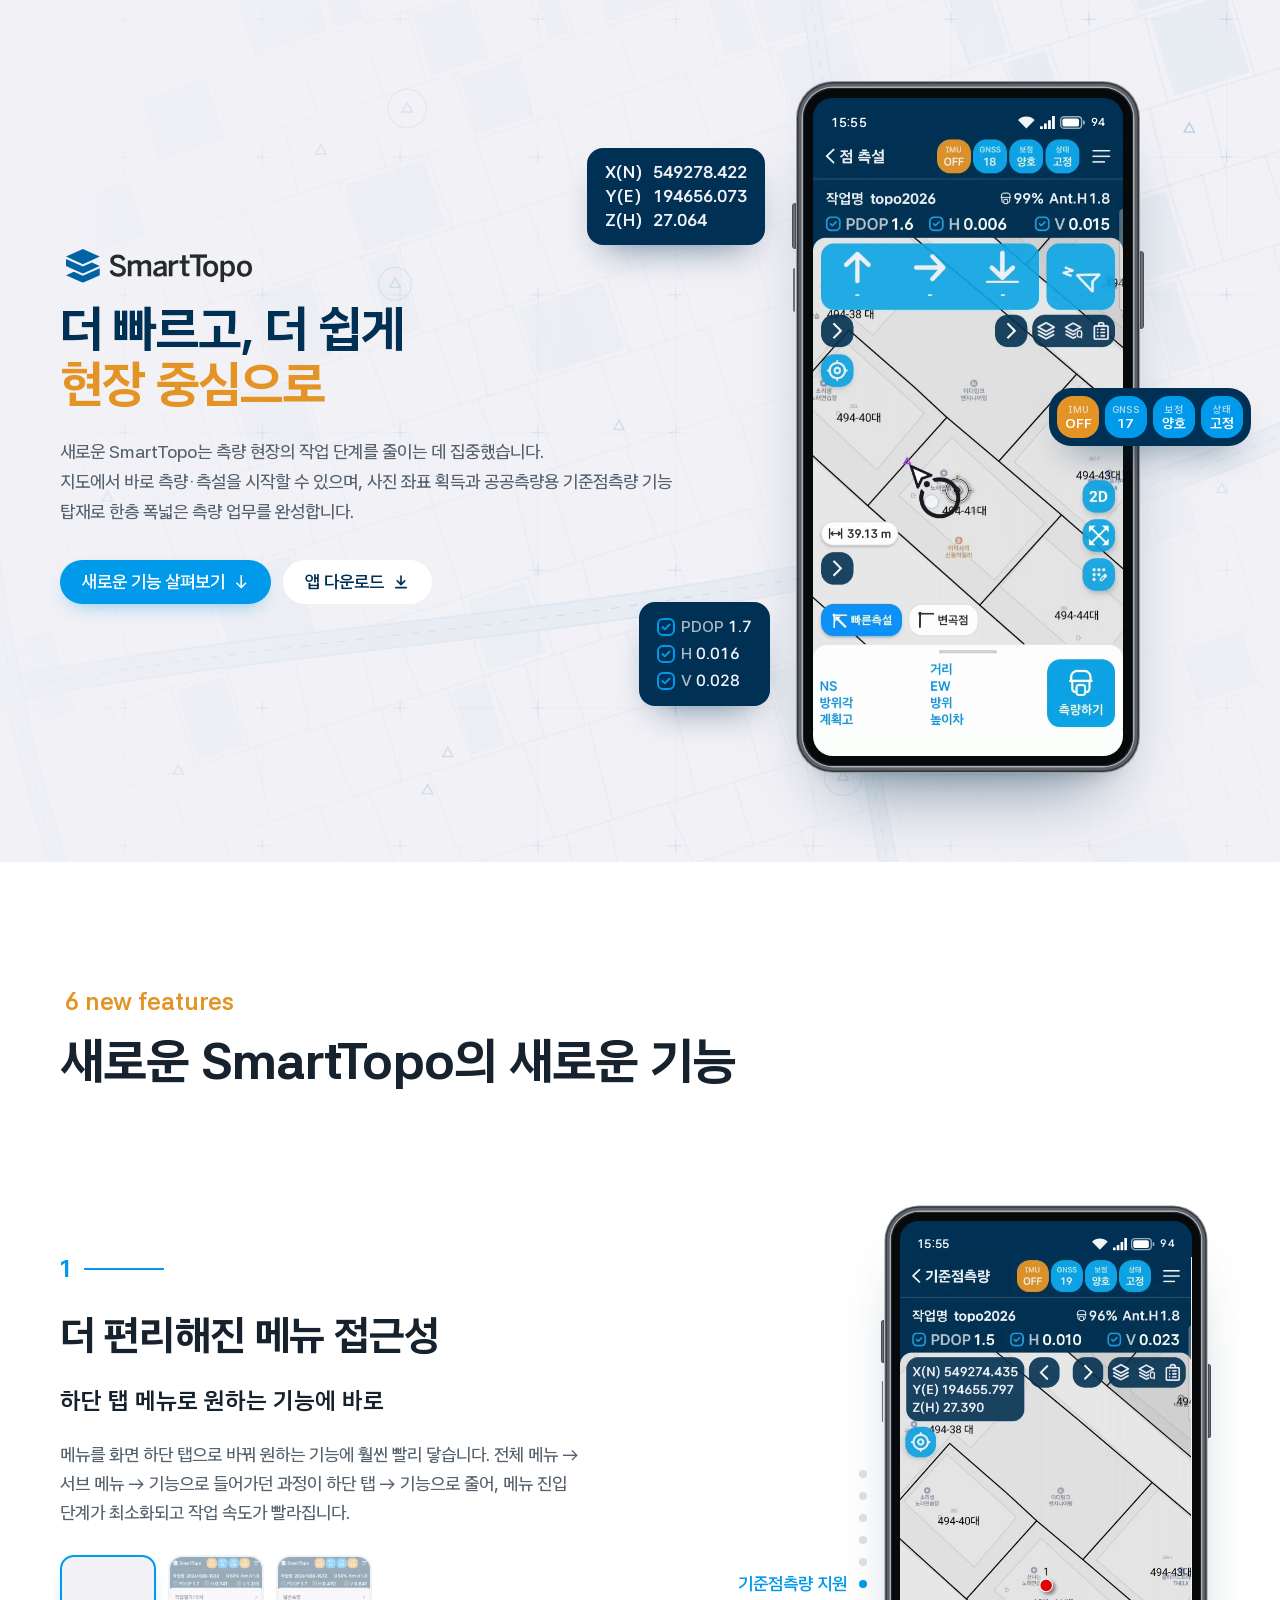
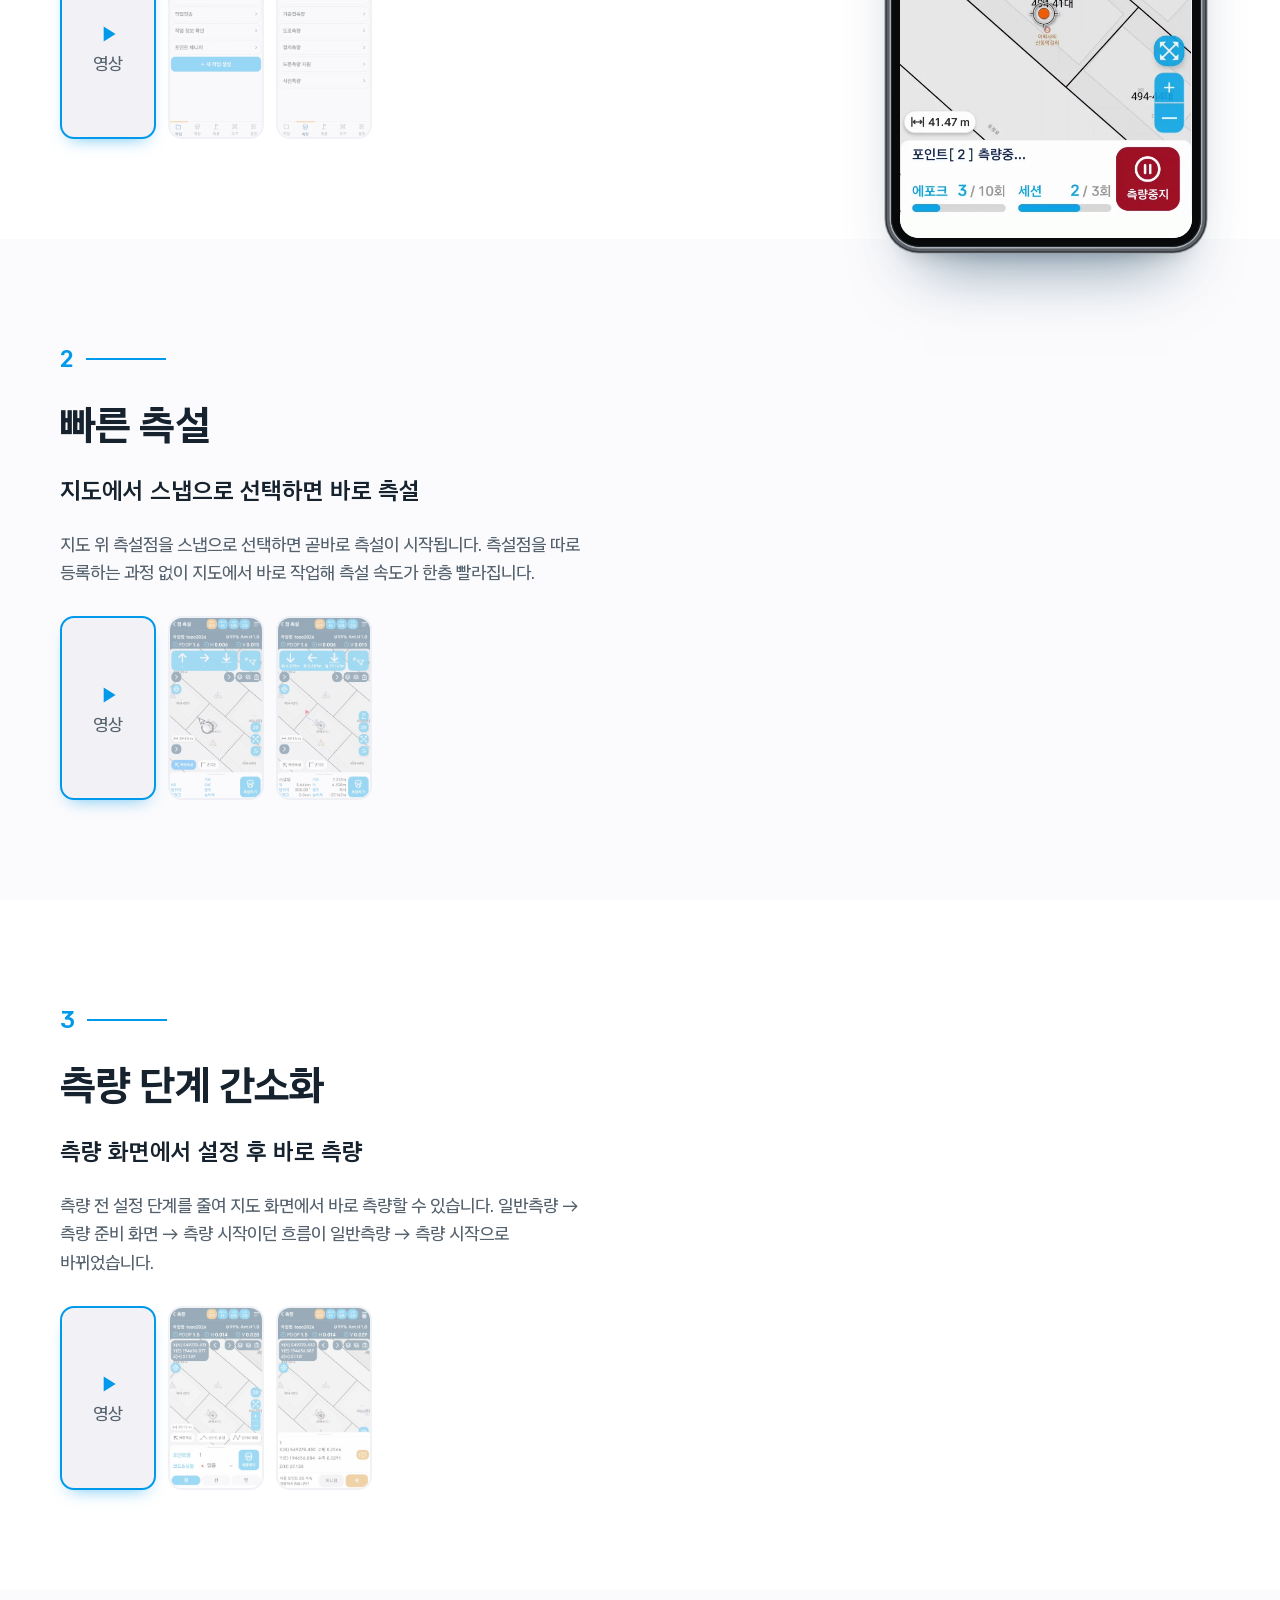
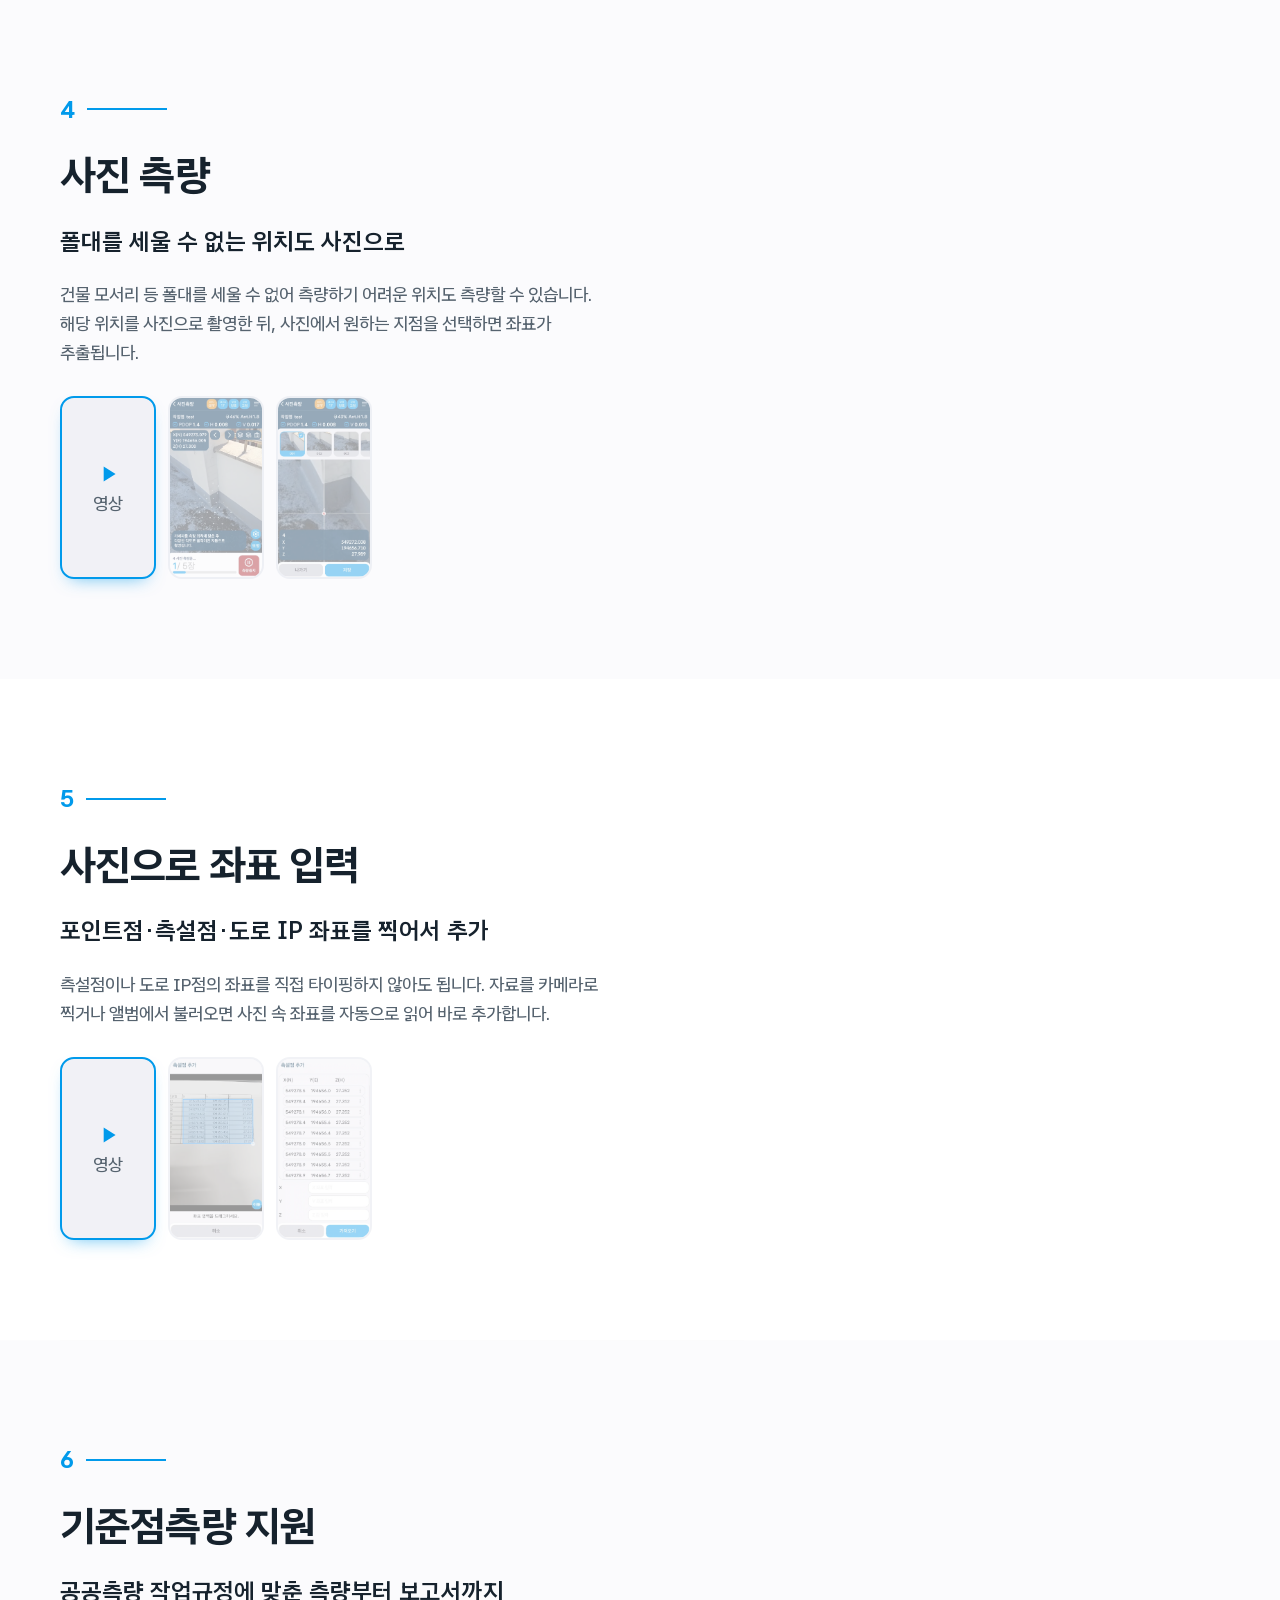
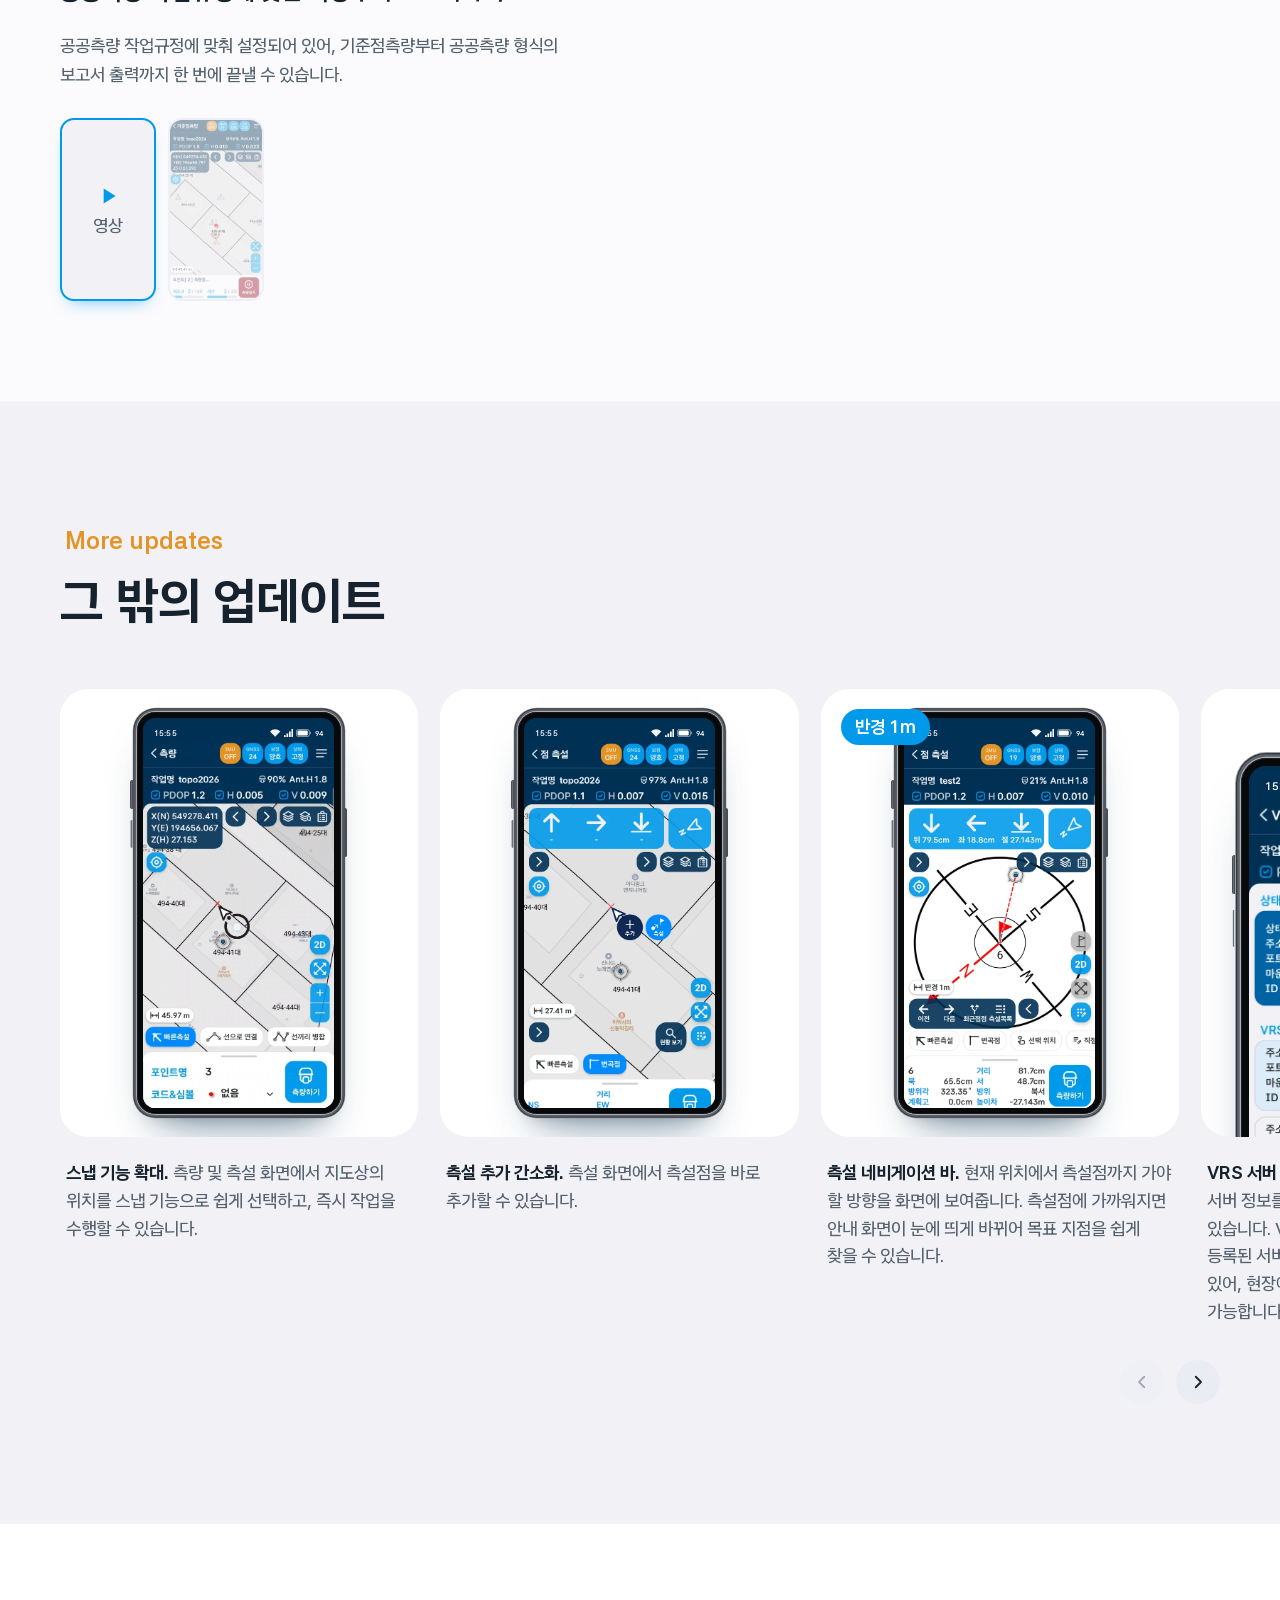
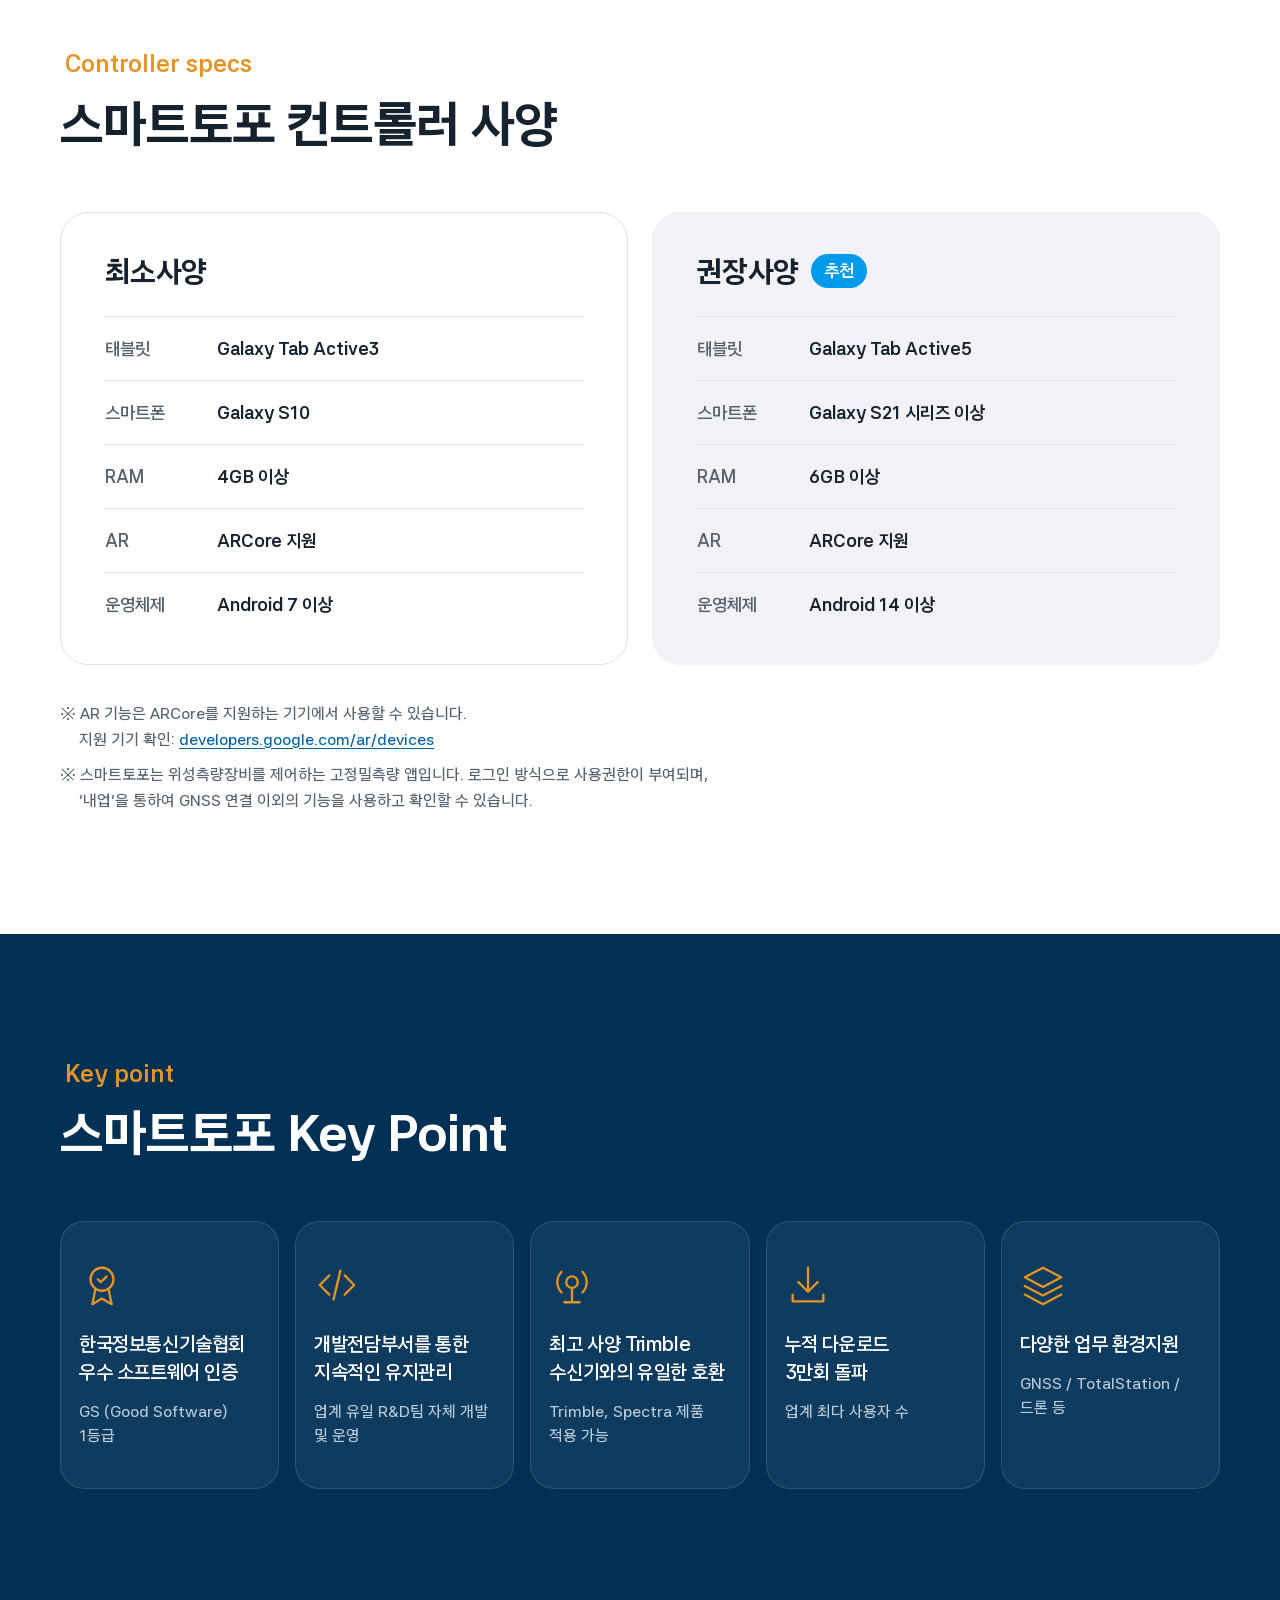
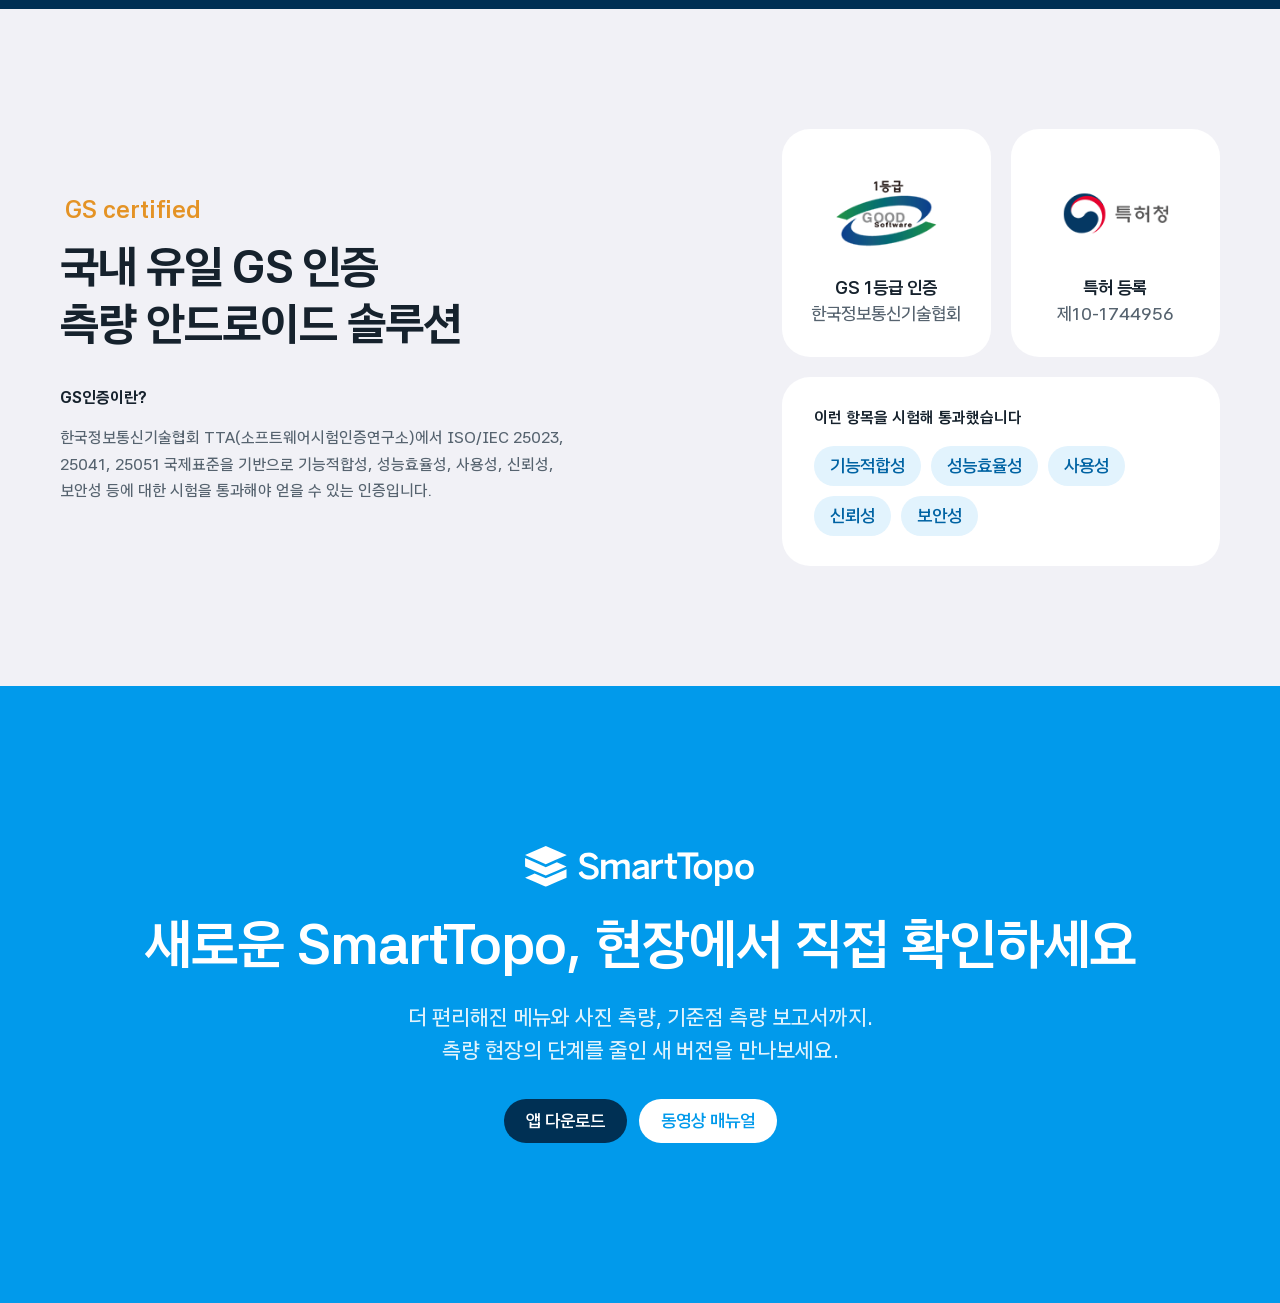
<file: src/intro/index.html>
<!doctype html>
<html lang="ko">
<head>
<meta charset="utf-8">
<meta name="viewport" content="width=device-width,initial-scale=1,viewport-fit=cover">
<title>SmartTopo 2026</title>
<meta name="claude:viewport-fit-sides" content="cover">
<meta name="description" content="더 빠르고, 더 쉽게, 현장 중심으로. 새 SmartTopo의 신기능을 소개합니다.">
<!-- 단독으로 열어볼 때만 쓰는 스타일입니다. 사이트에는 아래 <div id="st26"> 블록만 넣으면 됩니다. -->
<style>body{margin:0;background:#f1f1f6}</style>
</head>
<body>

<!-- ===== SmartTopo 2026 소개 페이지 시작 (사이트에 넣을 부분) ===== -->
<div id="st26">
<link rel="preconnect" href="https://fonts.googleapis.com">
<link rel="preconnect" href="https://fonts.gstatic.com" crossorigin>
<link rel="stylesheet" href="https://fonts.googleapis.com/css2?family=Asta+Sans:wght@300..800&display=swap">
<style>
/* SmartTopo 2026 소개 — 이 <div id="st26"> 블록 하나가 페이지 전체입니다(폰트·CSS·마크업·스크립트).
   CSS는 모두 #st26#st26 안에 중첩되어 있어 사이트 CSS의 영향을 받지 않고, 사이트에도 영향을 주지 않습니다. */
@keyframes st26-ring{from{width:20%;height:20%;opacity:1}to{width:100%;height:100%;opacity:0}}
@keyframes st26-float{50%{transform:translateY(-10px)}}
@keyframes st26-ld{from{opacity:0;transform:translateY(18px)}}
@keyframes st26-up{from{transform:translateY(105%)}}
@keyframes st26-rise{from{opacity:0;transform:translateY(60px) rotate(4deg) scale(.94)}}
@keyframes st26-pop{from{opacity:0;transform:translateY(14px) scale(.9)}}
@keyframes st26-rv{from{opacity:0;transform:translateY(56px)}}
@keyframes st26-cut{from{transform:scaleX(0)}}
@keyframes st26-in{from{opacity:0;transform:translateX(28%) scale(.94);filter:brightness(1.25)}to{opacity:1;transform:none;filter:none}}
@keyframes st26-out{from{opacity:1;transform:none}to{opacity:0;transform:translateX(-18%) scale(.94)}}
@keyframes st26-blink{0%{opacity:0}25%{opacity:.55}100%{opacity:0}}
@keyframes st26-tap{from{transform:scale(.35);opacity:1}to{transform:scale(1.9);opacity:0}}
@keyframes st26-tapdot{0%{transform:scale(.5);opacity:0}15%{transform:scale(1);opacity:1}65%{transform:scale(.92);opacity:1}100%{transform:scale(.8);opacity:0}}
/* 사이트(stopo.co.kr 제품소개) 안에 들어갔을 때: 서브 탭 바로 아래에서 히어로가 시작되도록 콘텐츠 영역 상단 여백 제거.
   이 블록이 있는 페이지에서만 적용됩니다. */
#contents .subCont:has(#st26){padding-top:0}
#st26#st26{
  --navy:#003054;      /* app header */
  --blue:#019aeb;      /* app primary */
  --blue-ink:#0063a3;  /* symbol */
  --amber:#e49325;     /* status pills */
  --stop:#d23b3b;      /* 측량중지 */
  --bg:#f1f1f6;        /* app background */
  --surface:#ffffff;
  --ink:#16222d;
  --ink-2:#56636f;
  --line:#dde1ea;
  --chip:#e9edf3;
  --blue-soft:#e2f3fd;
  --amber-soft:#fcefdc;
  --f-display:"Asta Sans","Apple SD Gothic Neo","Malgun Gothic",system-ui,sans-serif;
  --f-body:"Asta Sans","Apple SD Gothic Neo","Malgun Gothic",system-ui,sans-serif;
  --f-mono:"Asta Sans","Apple SD Gothic Neo","Malgun Gothic",system-ui,sans-serif;
  --r:18px;
  --ease:cubic-bezier(.2,.8,.2,1);
  color-scheme:light;
  background:var(--bg);color:var(--ink);font-family:var(--f-body);font-size:18px;line-height:1.65;letter-spacing:normal;text-align:left;
  -webkit-font-smoothing:antialiased;overflow-x:clip;word-break:keep-all;overflow-wrap:break-word;

  /* host-site reset: the site sets font, line-height and letter-spacing on every element (*{}) */
  & *,& *::before,& *::after{box-sizing:border-box;font-family:inherit;line-height:inherit;letter-spacing:inherit}
  & h1,& h2,& h3{color:inherit;padding:0}
  & h1::after,& h2::after,& h3::after{content:none}
  & ul{margin:0}

  /* Layout: navy field-survey hero with live RTK readout → scroll-synced phone stage for 6 features → update rail (Stakeout nav card first) → controller specs → key points → GS certification → closing band (앱 다운로드 · 동영상 매뉴얼) */
  & a{color:inherit}
  & img,& video{display:block;max-width:100%}
  & h1,& h2,& h3{text-wrap:balance;margin:0;line-height:1.25;letter-spacing:-.02em}
  & p{margin:0; font-weight: 500; font-size:16px}
  .wrap{max-width:1200px;margin-inline:auto;padding-left:max(20px,env(safe-area-inset-left,0px));padding-right:max(20px,env(safe-area-inset-right,0px))}
  .mono{font-family:var(--f-mono);font-variant-numeric:tabular-nums}
  .eyebrow{font-family:var(--f-mono);font-size:24px;color:var(--blue); margin-left:5px;font-weight:700}
  :focus-visible{outline:2px solid var(--blue);outline-offset:3px;border-radius:6px}
  .btn{display:inline-flex;align-items:center;gap:8px;border:0;cursor:pointer;font:600 18px/1 var(--f-body);padding:13px 22px;border-radius:999px;text-decoration:none;transition:transform .35s var(--ease),background .2s,box-shadow .3s}
  .btn-blue{background:var(--blue);color:#fff;box-shadow:0 8px 20px -10px rgba(1,154,235,.6)}
  .btn-blue:hover{background:#0b8fd6}
  .btn-ghost{background:var(--surface);color:var(--navy);}
  .btn svg{width:18px;height:18px;fill:none;stroke:currentColor;stroke-width:2.2;stroke-linecap:round;stroke-linejoin:round}   /* 앱 다운로드 아이콘 (메인 section01과 같은 모양) */
  .btn-ghost:hover{background:var(--blue-soft);border-color:var(--blue)}
  @media (max-width:820px){.nav ul{display:none}.nav .btn{margin-left:auto}}
  /* ---------- hero ---------- */
  .hero{position:relative;background:var(--bg);color:var(--ink);overflow:hidden;isolation:isolate}
  .hero canvas{position:absolute;inset:0;width:100%;height:100%;z-index:-1;opacity:.9}
  .hero .wrap{display:grid;grid-template-columns:1.1fr .9fr;gap:40px;align-items:center;padding-block:88px 96px}
  .hero h1{font-size:clamp(36px,4vw,64px);font-weight:800;letter-spacing:-.035em;line-height:1.08;color:var(--navy)}
  .hero h1 .k{display:block;overflow:hidden}
  .hero h1 .k>span{display:inline-block}
  .hero h1 em{font-style:normal;color:var(--amber)}
  .hero .eyebrow{color:var(--blue)}
  .hero .hero-logo{display:block;height:clamp(26px,2.6vw,40px);width:auto; margin-left:6px;}
  .hero .lead{margin-top:26px;max-width:34em;color:var(--ink-2);font-size:18px}
  .hero .ctas{display:flex;gap:12px;flex-wrap:wrap;margin-top:34px}
  .hero-stage{position:relative;justify-self:center;width:min(330px,80vw)}
  .readout{position:absolute;z-index:3;background:var(--surface);border:1px solid var(--line);border-radius:14px;padding:12px 14px;font-family:var(--f-mono);font-size:12.5px;color:var(--navy);font-weight:500;box-shadow:0 18px 36px -20px rgba(0,48,84,.45);white-space:nowrap;transition:transform .6s var(--ease)}
  .readout .lbl{color:var(--ink-2);font-size:10.5px;letter-spacing:.12em;text-transform:uppercase;display:block;margin-bottom:6px}
  .readout.r1{left:-216px;top:60px}
  .readout.r2{right:-118px;top:300px}
  .readout.r3{left:-164px;bottom:60px}
  .readout .row{display:flex;justify-content:space-between;gap:16px}
  .readout .ok{color:var(--blue)}
  /* r2 상태 칩: Figma 69:116319 (모양만 참고 · 값은 목업 영상과 같게 — 남색 블록 안에 칩 4개, 칩 42px·모서리 16px, 라벨 10px 흰색 70% + 값 14px) */
  .pill{display:inline-flex;flex-direction:column;align-items:center;justify-content:center;gap:2px;width:42px;padding:8px 6px;border-radius:16px;font:700 10px/1 var(--f-body);color:rgba(241,241,246,.7);white-space:nowrap;text-align:center}
  .pill b{font-size:14px;line-height:1;color:#fff;font-weight:700}
  .pill.a{background:var(--amber)}
  .pill.b{background:var(--blue)}
  .readout.r2{display:flex;gap:6px;padding:8px;background:var(--navy);border:0;border-radius:22px;box-shadow:0 18px 36px -18px rgba(0,48,84,.6)}   /* 칩 뒤 남색 블록 (r1과 같은 톤) */
  /* r3 정밀도 카드: Figma 69:116344 체크박스 행을 세로로 — 남색 블록, 체크 18px + 라벨(흰색 70%) + 값(흰색) 16px */
  .readout.r3{background:var(--navy);border:0;border-radius:16px;padding:16px 18px;display:grid;gap:9px;font:600 16px/1 var(--f-body);color:rgba(241,241,246,.7);font-variant-numeric:tabular-nums;box-shadow:0 18px 36px -18px rgba(0,48,84,.6)}
  .readout.r3 .row{justify-content:flex-start;align-items:center;gap:6px;font-size:inherit;line-height:1}
  .readout.r3 .ck{display:block;width:18px;height:18px;flex:none}
  .readout.r3 .ok{color:#f1f1f6;margin-left:-2px}
  /* r1 좌표 카드: Figma 82:125104 기반 — 남색 불투명, 흰색 굵은 17px, 휴대폰 목업과 간격 둠 */
  .readout.r1{background:var(--navy);border:0;border-radius:16px;padding:16px 18px;display:grid;gap:7px;font:700 17px/1 var(--f-body);color:#f1f1f6;font-variant-numeric:tabular-nums;box-shadow:0 18px 36px -18px rgba(0,48,84,.6)}
  .readout.r1 .row{justify-content:flex-start;gap:8px;font-size:inherit;line-height:1}   /* 사이트 CSS가 div를 13px로 고정해서 상속으로 되돌림 */
  .readout.r1 .row>span:first-child{width:40px;flex:none}
  @media (max-width:960px){
    .hero .wrap{grid-template-columns:1fr;padding-block:64px 72px}
    .readout.r1{left:-14px;top:40px}.readout.r2{right:-14px;top:auto;bottom:150px}.readout.r3{left:-14px;bottom:24px}
  }
  @media (max-width:420px){.readout{font-size:11px}.readout.r1{left:-8px;font-size:13px;padding:12px 14px;border-radius:12px;gap:5px}.readout.r1 .row>span:first-child{width:32px}.readout.r3{left:-8px;font-size:13px;padding:12px 14px;gap:7px}.readout.r3 .ck{width:15px;height:15px}.readout.r2{right:-8px}}
  /* reticle */
  .reticle{position:absolute;pointer-events:none;z-index:1;inset:0;opacity:0;transition:opacity .3s}
  .hero:hover .reticle{opacity:1}
  .reticle i{position:absolute;background:rgba(0,99,163,.22)}
  .reticle .h{left:0;right:0;height:1px}
  .reticle .v{top:0;bottom:0;width:1px}
  .reticle .tag{position:absolute;font-family:var(--f-mono);font-size:11px;color:var(--blue-ink);padding:4px 8px;background:var(--surface);border:1px solid var(--line);border-radius:6px;transform:translate(12px,12px);white-space:nowrap}
  @media (hover:none){.reticle{display:none}}
  /* ---------- phone ---------- */
  /* Android-style device. Every part of the chrome (bezel, metal band, buttons, status bar) is sized in --k,
     one "hero pixel": the hero phone is 330px wide, so a phone drawn at any width keeps the hero's proportions. */
  .phone{position:relative;width:100%;container-type:inline-size}
  .phone .shell{--k:calc(100cqw / 330);position:relative;padding:calc(10 * var(--k));border-radius:calc(30 * var(--k));background:#08090b;
    box-shadow:inset 0 0 0 calc(1 * var(--k)) #24272b,0 0 0 calc(1.5 * var(--k)) #a9aeb5,0 0 0 calc(4.5 * var(--k)) #5d6168,0 0 0 calc(6 * var(--k)) #33363b,0 0 0 calc(7 * var(--k)) #9ba0a7,
    0 calc(46 * var(--k)) calc(70 * var(--k)) calc(-34 * var(--k)) rgba(0,48,84,.6),0 calc(18 * var(--k)) calc(30 * var(--k)) calc(-22 * var(--k)) rgba(0,0,0,.45)}
  .phone .shell::before,.phone .shell::after{content:"";position:absolute;width:calc(4 * var(--k));background:#6b7077;border:calc(1 * var(--k)) solid #4a4e54}
  .phone .shell::before{left:calc(-11 * var(--k));top:17%;height:calc(46 * var(--k));border-radius:calc(3 * var(--k)) 0 0 calc(3 * var(--k));box-shadow:0 calc(64 * var(--k)) 0 calc(-1 * var(--k)) #6b7077,0 calc(-54 * var(--k)) 0 calc(-9 * var(--k)) #6b7077}
  .phone .shell::after{right:calc(-11 * var(--k));top:24%;height:calc(78 * var(--k));border-radius:0 calc(3 * var(--k)) calc(3 * var(--k)) 0}
  .phone .screen{position:relative;width:100%;border-radius:calc(20 * var(--k));overflow:hidden;background:var(--navy);display:flex;flex-direction:column;isolation:isolate}
  .phone .sbar{flex:none;height:calc(38 * var(--k));display:flex;align-items:flex-end;justify-content:space-between;padding:0 calc(18 * var(--k)) calc(7 * var(--k));background:var(--navy);color:#fff;font:600 calc(13 * var(--k))/1 var(--f-body);letter-spacing:.01em;font-variant-numeric:tabular-nums}
  .phone .sbar .ic{display:flex;align-items:center;gap:calc(5 * var(--k))}
  .phone .sbar svg{display:block;height:calc(13 * var(--k));width:auto;fill:#fff}
  .phone .foot{flex:none;height:calc(26 * var(--k));background:var(--foot,#f0f1f4)}   /* 하단 띠 색은 화면(영상)마다 다름: 기능 데이터의 fc 값을 --foot 으로 넣음 */
  /* white strip under the app's bottom menu (no home indicator) */
  .phone .sbar .bt{font-size:calc(11.5 * var(--k));margin-left:calc(1 * var(--k))}
  .phone .media{position:relative;flex:none;width:100%;aspect-ratio:400/766;overflow:hidden;background:var(--bg)}
  .phone .media>*{position:absolute;inset:0;width:100%;height:100%;object-fit:cover;object-position:top}
  /* ---------- sections ---------- */
  & section{position:relative}
  .sec{padding-block:120px}
  .sec-head{display:grid;gap:8px;max-width:720px;margin-bottom:56px}
  .sec-head h2{font-size:clamp(36px,4vw,64px);font-weight:800;margin-bottom:0}
  .sec-head p{color:var(--amber);}
  .features{background:var(--surface);padding-bottom:0}
  .fgrid{display:grid;grid-template-columns:minmax(0,1fr) 380px;gap:80px;position:relative;z-index:0}
  /* 기능 6개를 각각 화면 가로 전체 띠로: 섹션 제목+1·3·5 흰색(제목과 1번은 한 덩어리), 2·4·6 그레이 */
  .fitem{position:relative}
  .fitem::before{content:"";position:absolute;inset:0;background:#fbfbfd;box-shadow:0 0 0 100vmax #fbfbfd;clip-path:inset(0 -100vmax);z-index:-1}   /* 가로 전체 띠: 넓은 박스 대신 그림자로 늘려서 가로 스크롤·잘라내기(overflow clip) 없이 그림 → 사파리 고정 목업 흔들림 방지 */   /* 2·4·6: 기본 그레이(#f1f1f6)보다 훨씬 연하게 */
  .fitem:nth-child(odd)::before{background:var(--surface);box-shadow:0 0 0 100vmax var(--surface)}
  .fgrid>.flist{padding-right:16px}
  .stage{position:sticky;top:70px;height:calc(100vh - 140px);max-height:820px;display:flex;align-items:center;justify-content:center;gap:24px}
  .stage .phone{width:min(310px,calc((100vh - 230px) * .47));flex:none}
  /* 목업 화면 전환: 비슷한 화면끼리도 바뀐 게 보이도록 새 화면은 오른쪽에서 밀려 들어오고, 이전 화면은 왼쪽으로 빠지며 흐려짐 + 화면 위 살짝 번쩍임 */
  .stage .media>video,.stage .media>img{opacity:0}
  /* 하단 흰 띠(.foot)도 화면과 한 장처럼 같이 전환: 목업(스테이지)에서는 .foot 대신 각 영상·사진 아래에 같은 띠를 붙임 */
  .stage .phone .foot{display:none}
  .stage .phone .media{aspect-ratio:330/657.95}
  .stage .media>video,.stage .media>img{box-sizing:content-box;bottom:auto;height:auto;aspect-ratio:400/766;border-bottom:calc(26 * var(--k)) solid var(--foot,#f0f1f4)}
  .stage .media>.on{opacity:1;z-index:2;animation:st26-in .7s var(--ease) both}
  .stage .media>.was{z-index:1;animation:st26-out .7s var(--ease) both}
  .stage .media::after{content:"";position:absolute;inset:0;z-index:3;background:#fff;opacity:0;pointer-events:none}
  .stage .media.swap::after{animation:st26-blink .5s ease-out}
  /* 영상 속 하단 메뉴 터치를 또렷하게: 녹화된 터치 시점에 맞춰 영상 위에 터치 효과(퍼지는 링 + 눌리는 점) */
  .phone>.tapfx{position:absolute;z-index:6;width:80px;height:80px;border-radius:50%;transform:translate(-50%,-50%);pointer-events:none}   /* 휴대폰 틀 위에 띄움: 영상 영역·하단(.foot)에 잘리지 않고 목업 밖으로 나가도 됨 */
  .tapfx::before{content:"";position:absolute;inset:0;border-radius:50%;background:rgba(1,154,235,.28);border:3px solid rgba(1,154,235,.9);animation:st26-tap .75s ease-out forwards}
  .tapfx::after{content:"";position:absolute;inset:36%;border-radius:50%;background:rgba(255,255,255,.95);box-shadow:0 0 0 4px rgba(1,154,235,.9),0 4px 10px rgba(0,48,84,.35);animation:st26-tapdot .75s ease-out forwards}
  .rail{display:flex;flex-direction:column;align-items:center;gap:14px;font-family:var(--f-mono);font-size:18px;color:var(--ink-2)}
  .rail i{position:relative;display:block;width:8px;height:8px;border-radius:50%;background:var(--line);transition:background .3s,transform .4s var(--ease)}
  .rail i.on{background:var(--blue);transform:scale(1)}
  .rail i span{position:absolute;right:calc(100% + 12px);top:50%;transform:translate(6px,-50%);white-space:nowrap;font:600 18px/1 var(--f-body);font-style:normal;color:var(--blue);opacity:0;pointer-events:none;transition:opacity .3s,transform .4s var(--ease)}
  .rail i.on span{opacity:1;transform:translate(0,-50%)}
  .fitem{min-height:68vh;display:flex;flex-direction:column;justify-content:center;gap:20px;padding-block:100px}
  .fitem .no{font-family:var(--f-display);font-size:24px;font-weight:800;color:var(--blue);display:flex;align-items:center;gap:12px}
  .fitem .no::after{content:"";height:2px;width:80px;background:currentColor;}
  .fitem h3{font-size:clamp(28px,3.4vw,42px);font-weight:800}
  .fitem .sum{font-size:24px;font-weight:700;color:var(--ink)}
  .fitem p.desc{color:var(--ink-2);font-size:18px;max-width:30em; line-height:1.6;}
  .thumbs{display:flex;gap:12px;flex-wrap:wrap;margin-top:8px}
  .thumb{width:96px;aspect-ratio:540/1033;border-radius:14px;overflow:hidden;border:2px solid var(--line);padding:0;cursor:pointer;background:var(--bg);transition:transform .35s var(--ease),border-color .2s,opacity .3s}
  .thumb img{width:100%;height:100%;object-fit:cover;object-position:top}
  .thumb:hover{transform:translateY(-4px);opacity:.8}
  .thumb[aria-pressed="false"]{opacity:.4}   /* 선택 안 된 섬네일은 반투명 */
  .thumb[aria-pressed="false"]:hover{opacity:1}   /* 마우스를 올리면 다시 선명하게 */
  .thumb[aria-pressed="true"]{border-color:var(--blue);opacity:1;box-shadow:0 8px 18px -10px rgba(1,154,235,.7)}
  .thumb.vid{display:flex;align-items:center;justify-content:center;flex-direction:column;gap:6px;font:500 18px var(--f-body);color:var(--ink-2)}
  .thumb.vid svg{width:26px;height:26px;fill:var(--blue)}
  .m-phone{display:none}
  @media (max-width:960px){
    .fgrid{grid-template-columns:1fr;gap:0}
    .stage{display:none}
    .fitem{min-height:0;padding-block:42px;border-bottom:1px solid var(--line)}
    .fitem:last-child{border-bottom:0}
    .m-phone{display:block;width:min(280px,72vw);margin:8px auto 0}
    .thumbs{display:none}
  }
  /* updates: Apple-style carousel — light tiles, phone zoomed onto the feature, caption below */
  .ucar-wrap{position:relative}
  .ucar{display:flex;gap:22px;overflow-x:auto;scroll-snap-type:x mandatory;scrollbar-width:none;overscroll-behavior-x:contain;
    --edge:max(20px,calc((100% - 1200px) / 2 + 20px));padding-inline:var(--edge);scroll-padding-inline:var(--edge);padding-bottom:6px}
  .ucar::-webkit-scrollbar{display:none}
  .uitem{flex:0 0 clamp(270px,28vw,372px);scroll-snap-align:start;display:grid;gap:22px;align-content:start;margin:0}
  .utile{position:relative;aspect-ratio:4/5;border-radius:28px;overflow:hidden;background:#ffffff;isolation:isolate}
  .utile .phone{position:absolute;transition:transform .9s var(--ease)}
  .utile .phone{transform-origin:50% 50%}
  .utile .phone.nofoot .foot{display:none}   /* 화면 이미지 아래 하단 띠 없이, 목업 아래 끝을 이미지 끝에 맞춤 */
  .uitem:hover .utile .phone{transform:scale(1.03)}
  .uitem figcaption{font-size:18px;line-height:1.55;color:var(--ink-2);padding-inline:6px;max-width:30em; font-weight:500}
  .uitem figcaption b{color:var(--ink);font-weight:800}
  .ucar-ctl{display:flex;justify-content:flex-end;gap:12px;margin-top:28px}
  .ucar-ctl button{width:44px;height:44px;border-radius:50%;border:0;cursor:pointer;background:var(--chip);color:var(--ink);display:grid;place-items:center;transition:background .2s,opacity .2s,transform .3s var(--ease)}
  .ucar-ctl button:hover:not(:disabled){background:#dde3eb;transform:scale(1.06)}
  .ucar-ctl button:disabled{opacity:.35;cursor:default}
  .ucar-ctl svg{width:18px;height:18px;fill:none;stroke:currentColor;stroke-width:2.4;stroke-linecap:round;stroke-linejoin:round}
  @media (max-width:620px){.uitem{flex-basis:80%}.utile{border-radius:22px}}
  .utile .media>img{transition:opacity .6s}
  .utile .media>img.off{opacity:0}
  .utile .tag{position:absolute;left:20px;top:20px;z-index:2;font:700 18px/1 var(--f-body);color:#fff;background:var(--blue);padding:9px 14px;border-radius:999px;font-variant-numeric:tabular-nums}
  /* controller specs */
  .specs{background:var(--surface)}
  .spec-grid{display:grid;grid-template-columns:1fr 1fr;gap:24px}
  .spec{border:1px solid var(--line);border-radius:28px;padding:40px 44px 28px}
  .spec.rec{background:var(--bg);border-color:var(--bg)}
  .spec h3{font-size:30px;font-weight:800;display:flex;align-items:center;gap:12px;margin-bottom:26px}
  .spec h3 .badge{font-size:18px;font-weight:700;line-height:1;color:#fff;background:var(--blue);padding:8px 13px;border-radius:999px;letter-spacing:0}
  .spec dl{margin:0;display:grid;grid-template-columns:112px 1fr}
  .spec dt,.spec dd{margin:0;padding:18px 0;border-top:1px solid var(--line);font-size:18px;line-height:1.5}
  .spec dt{color:var(--ink-2);font-weight:600}
  .spec dd{color:var(--ink);font-weight:700}
  .spec dd small{display:block;margin-top:4px;font-size:18px;font-weight:500;color:var(--ink-2)}
  .spec-notes{margin-top:36px;display:grid;gap:10px;max-width:60em}
  .spec-notes p{color:var(--ink-2);padding-left:1.2em;text-indent:-1.2em;line-height:1.6}
  .spec-notes a{color:var(--blue-ink);text-underline-offset:3px;word-break:break-all}
  @media (max-width:820px){.spec-grid{grid-template-columns:1fr}.spec{padding:30px 24px 18px}}
  /* key points */
  .keypoint{background:var(--navy);color:#fff;overflow:hidden}
  .keypoint .eyebrow{color:var(--amber)}
  .keypoint .sec-head h2{color:#fff}
  .kp{display:grid;grid-template-columns:repeat(5,minmax(0,1fr));gap:16px;list-style:none;padding:0}
  .kp li{position:relative;display:grid;align-content:start;gap:14px;padding:40px 18px 40px 18px ;border-radius:24px;background:rgba(255,255,255,.06);border:1px solid rgba(255,255,255,.12);transition:background .3s,transform .5s var(--ease)}
  .kp li:hover{background:rgba(255,255,255,.1);transform:translateY(-4px)}
  .kp .n{font-size:18px;font-weight:700;color:#6f8aa3;font-variant-numeric:tabular-nums}
  .kp svg{width:46px;height:46px;fill:none;stroke:var(--amber);stroke-width:1.2;stroke-linecap:round;stroke-linejoin:round;margin-bottom:8px}
  .kp h3{font-size:20px;font-weight:600;line-height:1.4;color:#fff}
  .kp p{color:#b9cbdb;line-height:1.5}
  @media (max-width:1100px){.kp{grid-template-columns:repeat(3,minmax(0,1fr))}}
  @media (max-width:720px){.kp{grid-template-columns:repeat(2,minmax(0,1fr))}}
  @media (max-width:460px){.kp{grid-template-columns:1fr}}
  /* GS certification */
  .gs{background:var(--bg)}
  .gs .wrap{display:grid;grid-template-columns:minmax(0,1.2fr) minmax(0,.8fr);gap:64px;align-items:center}
  .gs .sec-head{margin-bottom:0}
  .gs .sec-head h2{margin-bottom:24px;font-size:clamp(32px,3.6vw,52px)}
  .gs .sec-head p.gs-q{font-weight:800;color:var(--ink);margin-bottom:6px}
  .gs .sec-head p.gs-txt{color:var(--ink-2);max-width:32em}
  .marks{display:grid;grid-template-columns:1fr 1fr;gap:20px}
  .mark{margin:0;background:var(--surface);border-radius:28px;padding:40px 24px 30px;display:grid;justify-items:center;gap:18px;text-align:center}
  .mark img{width:min(185px,100%);height:auto}
  .mark figcaption{font-size:18px;font-weight:700;color:var(--ink);line-height:1.45}
  .mark figcaption span{display:block;font-weight:500;color:var(--ink-2)}
  .crit{grid-column:1/-1;background:var(--surface);border-radius:28px;padding:28px 32px 30px}
  .crit p{font-weight:700;color:var(--ink);margin-bottom:14px}
  .crit ul{display:flex;flex-wrap:wrap;gap:10px;list-style:none;padding:0}
  .crit li{font-size:18px;font-weight:600;line-height:1;color:var(--blue-ink);background:var(--blue-soft);padding:11px 16px;border-radius:999px}
  @media (max-width:960px){.gs .wrap{grid-template-columns:1fr;gap:48px}}
  @media (max-width:460px){.marks{grid-template-columns:1fr}}
  /* closing */
  .closing{background:var(--blue);color:#fff;text-align:center;overflow:hidden}
  .closing .btn-blue{background:var(--navy);box-shadow:none}
  .closing .btn-blue:hover{background:#00243f}
  .closing .btn-ghost{border-color:var(--surface);color:var(--blue)}
  .closing .btn-ghost:hover{background:var(--amber-soft);color:var(--navy)}
  .closing .wrap{padding-block:160px;display:grid;justify-items:center;gap:22px}
  .closing img.sym{width:clamp(180px,18vw,240px);height:auto;animation:st26-float 6s ease-in-out infinite}
  .closing h2{font-size:clamp(32px,4.6vw,56px);color:#fff;font-weight:700}
  .closing p{color:rgba(255,255,255,.88);max-width:34em; font-size:22px; line-height:1.5}


  /* ---------- motion ---------- */
  /* 모바일 글자 크기: h1 46 · h2 40 · h3 40 · 키포인트 h3 28 */
  @media (max-width:768px){
    .hero h1{font-size:46px}
    .sec-head h2,.gs .sec-head h2,.closing h2{font-size:40px}
    .fitem h3,.spec h3{font-size:40px}
    .kp h3{font-size:28px}
  }
  /* 6가지 기능: 한 줄로 쌓이는 화면(태블릿·모바일)에서는 가운데 정렬 */
  @media (max-width:960px){
    .hero .wrap>div:first-child{text-align:center}   /* 히어로: 한 줄로 쌓이는 화면에서는 글·버튼 가운데 정렬 */
    .hero .hero-logo{margin-inline:auto}
    .hero .lead{margin-inline:auto}
    .hero .ctas{justify-content:center}
    .fitem{align-items:center;text-align:center}
    .fitem .no{justify-content:center}
    .fitem p.desc{margin-inline:auto}
  }
  @media (prefers-reduced-motion:no-preference){
    .ld{animation:st26-ld 1s var(--ease) both;animation-delay:calc(var(--d,0) * 90ms + 150ms)}
    .hero h1 .k>span{animation:st26-up 1s var(--ease) both;animation-delay:calc(var(--d,0) * 110ms + 100ms)}
    .hero-stage .phone{animation:st26-rise 1.3s var(--ease) both .35s}
    .readout{animation:st26-pop .9s var(--ease) both;animation-delay:calc(var(--d,0) * 160ms + 900ms)}    
    @supports (animation-timeline: view()){
      .rv{animation:st26-rv linear both;animation-timeline:view();animation-range:entry 0% entry 70%}  
    }
  }
  @media (prefers-reduced-motion:reduce){
    .closing img.sym{animation:none}
    .stage .media>*,.utile .media>img{transition:none}
    .stage .media>*,.stage .media.swap::after{animation:none}
    .tapfx{display:none}
  }
}
</style>
<div class="st-main">
<section class="hero" aria-labelledby="hero-title">
  <canvas id="topo" aria-hidden="true"></canvas>
  <div class="reticle" aria-hidden="true"><i class="h"></i><i class="v"></i><span class="tag"></span></div>
  <div class="wrap">
    <div>
      <img class="hero-logo ld" style="--d:0" src="assets/smarttopo_logo.svg" alt="SmartTopo" width="191" height="34">
      <h1 id="hero-title" style="margin-top:18px">
        <span class="k"><span style="--d:1">더 빠르고, 더 쉽게</span></span>
        <span class="k"><span style="--d:3"><em>현장 중심으로</em></span></span>
      </h1>
      <p class="lead ld" style="--d:5">새로운 SmartTopo는 측량 현장의 작업 단계를 줄이는 데 집중했습니다. <br>지도에서 바로 측량·측설을 시작할 수 있으며, 사진 좌표 획득과 공공측량용 기준점측량 기능 탑재로 한층 폭넓은 측량 업무를 완성합니다.</p>
      <div class="ctas ld" style="--d:6">
        <a class="btn btn-blue mag" href="#features">새로운 기능 살펴보기 <span aria-hidden="true">↓</span></a>
        <a class="btn btn-ghost mag" href="https://play.google.com/store/apps/details?id=kr.co.geosys.SmartTopo207" target="_blank" rel="noopener">앱 다운로드 <svg viewBox="0 0 24 24" aria-hidden="true"><path d="M12 4v11M7 10.5l5 5 5-5M5 19.5h14"/></svg></a>
      </div>
    </div>
    <div class="hero-stage" id="heroStage">
      <div class="phone" style="--foot:#fbfefb"><div class="screen">
        <video src="assets/hero.mp4" poster="assets/s2a.webp" autoplay muted loop playsinline aria-label="빠른 측설, 사진 측량, 측량 단계 간소화 화면 녹화"></video>
      </div></div>
      <div class="readout r1" style="--d:0" data-depth="18">
        <div class="row"><span>X(N)</span><span id="cx">549278.428</span></div>
        <div class="row"><span>Y(E)</span><span id="cy">194656.079</span></div>
        <div class="row"><span>Z(H)</span><span id="cz">27.063</span></div>
      </div>
      <div class="readout r2" style="--d:1" data-depth="-14" aria-label="수신 상태">
        <span class="pill a">IMU<b>OFF</b></span><span class="pill b">GNSS<b id="gn">16</b></span><span class="pill b">보정<b>양호</b></span><span class="pill b">상태<b>고정</b></span>
      </div>
      <div class="readout r3" style="--d:2" data-depth="10">
        <div class="row"><img class="ck" src="assets/check_on.svg" alt="" width="18" height="18"><span>PDOP</span><span class="ok" id="pd">1.7</span></div>
        <div class="row"><img class="ck" src="assets/check_on.svg" alt="" width="18" height="18"><span>H</span><span class="ok" id="ph">0.017</span></div>
        <div class="row"><img class="ck" src="assets/check_on.svg" alt="" width="18" height="18"><span>V</span><span class="ok" id="pv">0.030</span></div>
      </div>
    </div>
  </div>
</section>

<section class="sec features" id="features" aria-labelledby="feat-title">
  <div class="wrap">
    <div class="sec-head rv">
      <p class="eyebrow">6 new features</p>
      <h2 id="feat-title">새로운 SmartTopo의 새로운 기능</h2>
    </div>
    <div class="fgrid">
      <div class="flist" id="flist"></div>
      <aside class="stage" aria-label="기능 화면 미리보기">
        <div class="rail" id="rail" aria-hidden="true"></div>
        <div class="phone"><div class="screen" id="stageScreen"></div></div>
      </aside>
    </div>
  </div>
</section>

<section class="sec" id="updates" aria-labelledby="up-title">
  <div class="wrap">
    <div class="sec-head rv">
      <p class="eyebrow">More updates</p>
      <h2 id="up-title">그 밖의 업데이트</h2>
    </div>
  </div>
  <div class="ucar-wrap">
    <div class="ucar" id="ucar" role="region" aria-label="그 밖의 업데이트 목록" tabindex="0"></div>
    <div class="wrap"><div class="ucar-ctl">
      <button type="button" id="ucPrev" aria-label="이전 업데이트"><svg viewBox="0 0 24 24"><path d="M15 5l-7 7 7 7"/></svg></button>
      <button type="button" id="ucNext" aria-label="다음 업데이트"><svg viewBox="0 0 24 24"><path d="M9 5l7 7-7 7"/></svg></button>
    </div></div>
  </div>
</section>

<section class="sec specs" id="specs" aria-labelledby="sp-title">
  <div class="wrap">
    <div class="sec-head rv">
      <p class="eyebrow">Controller specs</p>
      <h2 id="sp-title">스마트토포 컨트롤러 사양</h2>
    </div>
    <div class="spec-grid rv">
      <div class="spec">
        <h3>최소사양</h3>
        <dl>
          <dt>태블릿</dt><dd>Galaxy Tab Active3</dd>
          <dt>스마트폰</dt><dd>Galaxy S10</dd>
          <dt>RAM</dt><dd>4GB 이상</dd>
          <dt>AR</dt><dd>ARCore 지원</dd>
          <dt>운영체제</dt><dd>Android 7 이상</dd>
        </dl>
      </div>
      <div class="spec rec">
        <h3>권장사양 <span class="badge">추천</span></h3>
        <dl>
          <dt>태블릿</dt><dd>Galaxy Tab Active5</dd>
          <dt>스마트폰</dt><dd>Galaxy S21 시리즈 이상</dd>
          <dt>RAM</dt><dd>6GB 이상</dd>
          <dt>AR</dt><dd>ARCore 지원</dd>
          <dt>운영체제</dt><dd>Android 14 이상</dd>
        </dl>
      </div>
    </div>
    <div class="spec-notes rv">
      <p>※ AR 기능은 ARCore를 지원하는 기기에서 사용할 수 있습니다. <br>지원 기기 확인: <a href="https://developers.google.com/ar/devices" target="_blank" rel="noopener">developers.google.com/ar/devices</a></p>
      <p>※ 스마트토포는 위성측량장비를 제어하는 고정밀측량 앱입니다. 로그인 방식으로 사용권한이 부여되며,<br> ‘내업’을 통하여 GNSS 연결 이외의 기능을 사용하고 확인할 수 있습니다.</p>
    </div>
  </div>
</section>

<section class="sec keypoint" id="keypoint" aria-labelledby="kp-title">
  <div class="wrap">
    <div class="sec-head rv">
      <p class="eyebrow">Key point</p>
      <h2 id="kp-title">스마트토포 Key Point</h2>
    </div>
    <ul class="kp rv">
      <li><svg viewBox="0 0 24 24" aria-hidden="true"><circle cx="12" cy="9" r="6"/><path d="M8.6 13.9 7 22l5-3 5 3-1.6-8.1"/><path d="m9.8 9 1.5 1.5L14.4 7.6"/></svg><h3>한국정보통신기술협회 우수 소프트웨어 인증</h3><p>GS (Good Software) 1등급</p></li>
      <li><svg viewBox="0 0 24 24" aria-hidden="true"><path d="M8 7l-5 5 5 5M16 7l5 5-5 5M13.8 4.5l-3.6 15"/></svg><h3>개발전담부서를 통한 지속적인 유지관리</h3><p>업계 유일 R&amp;D팀 자체 개발 및 운영</p></li>
      <li><svg viewBox="0 0 24 24" aria-hidden="true"><path d="M12 13.5V21M8 21h8"/><circle cx="12" cy="10.5" r="3"/><path d="M6.6 5.1a7.6 7.6 0 0 0 0 10.8M17.4 5.1a7.6 7.6 0 0 1 0 10.8"/></svg><h3>최고 사양 Trimble 수신기와의 유일한 호환</h3><p>Trimble, Spectra 제품 적용 가능</p></li>
      <li><svg viewBox="0 0 24 24" aria-hidden="true"><path d="M12 3v12M7 10.5l5 5 5-5M4 17v3.5h16V17"/></svg><h3>누적 다운로드 3만회 돌파</h3><p>업계 최다 사용자 수</p></li>
      <li><svg viewBox="0 0 24 24" aria-hidden="true"><path d="M12 3 2.5 8 12 13l9.5-5L12 3z"/><path d="m2.5 12.5 9.5 5 9.5-5"/><path d="m2.5 17 9.5 5 9.5-5"/></svg><h3>다양한 업무 환경지원</h3><p>GNSS / TotalStation / 드론 등</p></li>
    </ul>
  </div>
</section>

<section class="sec gs" id="gs" aria-labelledby="gs-title">
  <div class="wrap">
    <div class="sec-head rv">
      <p class="eyebrow">GS certified</p>
      <h2 id="gs-title">국내 유일 GS 인증<br>측량 안드로이드 솔루션</h2>
      <p class="gs-q">GS인증이란?</p>
      <p class="gs-txt">한국정보통신기술협회 TTA(소프트웨어시험인증연구소)에서 ISO/IEC 25023, 25041, 25051 국제표준을 기반으로 기능적합성, 성능효율성, 사용성, 신뢰성, 보안성 등에 대한 시험을 통과해야 얻을 수 있는 인증입니다.</p>
    </div>
    <div class="marks rv">
      <figure class="mark"><img src="assets/mark_gs.png" alt="GS(Good Software) 1등급 인증 마크" width="185" height="101" loading="lazy"><figcaption>GS 1등급 인증<span>한국정보통신기술협회</span></figcaption></figure>
      <figure class="mark"><img src="assets/mark_kipo.png" alt="특허청" width="185" height="101" loading="lazy"><figcaption>특허 등록<span>제10-1744956</span></figcaption></figure>
      <div class="crit">
        <p>이런 항목을 시험해 통과했습니다</p>
        <ul><li>기능적합성</li><li>성능효율성</li><li>사용성</li><li>신뢰성</li><li>보안성</li></ul>
      </div>
    </div>
  </div>
</section>

<section class="closing" id="contact" aria-labelledby="cl-title">
  <div class="wrap">
    <img class="sym" src="assets/smarttopo_logo_white.svg" alt="SmartTopo" width="191" height="34">
    <h2 id="cl-title">새로운 SmartTopo, 현장에서 직접 확인하세요</h2>
    <p>더 편리해진 메뉴와 사진 측량, 기준점 측량 보고서까지.<br>측량 현장의 단계를 줄인 새 버전을 만나보세요.</p>
    <div class="ctas" style="display:flex;gap:12px;flex-wrap:wrap;justify-content:center;margin-top:10px">
      <a class="btn btn-blue mag" href="#contact" data-placeholder="download">앱 다운로드</a>
      <a class="btn btn-ghost mag" href="https://stopo.co.kr/bbs/?so_table=movie" target="_blank" rel="noopener" aria-label="동영상 매뉴얼 (새 창)">동영상 매뉴얼</a>
    </div>
  </div>
</section>

</div>
<script>
(()=>{
const RM=matchMedia('(prefers-reduced-motion: reduce)').matches;
const R=document.getElementById('st26'),$=s=>R.querySelector(s);

/* ---------- device chrome: Android status bar + media area + gesture bar ---------- */
/* 목업 상태바 시간: 보는 사람의 현재 시각(안드로이드처럼 24시간, 예 9:05·15:30), 10초마다 갱신 */
const hm=()=>{const d=new Date();return d.getHours()+':'+String(d.getMinutes()).padStart(2,'0')};
setInterval(()=>{const t=hm();R.querySelectorAll('.sbar .tm').forEach(e=>{if(e.textContent!==t)e.textContent=t})},10000);
const SB='<div class="sbar" aria-hidden="true"><span class="tm">'+hm()+'</span><span class="ic">'+
 '<svg viewBox="0 0 18 14"><path d="M9 13.5 0 4.2A13 13 0 0 1 18 4.2z" opacity=".95"/></svg>'+
 '<svg viewBox="0 0 16 14"><path d="M0 14h3v-3H0zm4.3 0h3V8h-3zm4.4 0h3V4.5h-3zM13 14h3V0h-3z"/></svg>'+
 '<svg viewBox="0 0 27 14"><rect x=".75" y=".75" width="22.5" height="12.5" rx="3.5" fill="none" stroke="#fff" stroke-width="1.5" opacity=".6"/><rect x="2.6" y="2.6" width="17.9" height="8.8" rx="2"/><path d="M24.8 4.8h.8a1.2 1.2 0 0 1 1.2 1.2v2a1.2 1.2 0 0 1-1.2 1.2h-.8z" opacity=".6"/></svg>'+
 '<span class="bt">94</span></span></div>';
function dev(scr){if(scr.querySelector('.media'))return;const m=document.createElement('div');m.className='media';
  const ph=scr.parentElement;if(ph&&ph.classList.contains('phone')){const sh=document.createElement('div');sh.className='shell';ph.insertBefore(sh,scr);sh.appendChild(scr);}
  while(scr.firstChild)m.appendChild(scr.firstChild);scr.insertAdjacentHTML('afterbegin',SB);scr.appendChild(m);
  scr.insertAdjacentHTML('beforeend','<div class="foot" aria-hidden="true"></div>');
}
R.querySelectorAll('.phone .screen').forEach(dev);
R.querySelectorAll('video[autoplay]').forEach(v=>v.play().catch(()=>{}));

/* ---------- data ---------- */
const F=[
 {id:'f1',t:'더 편리해진 메뉴 접근성',s:'하단 탭 메뉴로 원하는 기능에 바로',d:'메뉴를 화면 하단 탭으로 바꿔 원하는 기능에 훨씬 빨리 닿습니다. 전체 메뉴 → 서브 메뉴 → 기능으로 들어가던 과정이 하단 탭 → 기능으로 줄어, 메뉴 진입 단계가 최소화되고 작업 속도가 빨라집니다.',v:'f1',im:['s1a','s1b'],alt:['작업 탭 화면','측량 탭 화면']},
 {id:'f2',fc:'#fbfefb',t:'빠른 측설',s:'지도에서 스냅으로 선택하면 바로 측설',d:'지도 위 측설점을 스냅으로 선택하면 곧바로 측설이 시작됩니다. 측설점을 따로 등록하는 과정 없이 지도에서 바로 작업해 측설 속도가 한층 빨라집니다.',v:'f2',im:['s2a','s2b'],alt:['지도에서 측설점 스냅 선택','선택 즉시 측설 시작']},
 {id:'f3',fc:'#fbfefb',t:'측량 단계 간소화',s:'측량 화면에서 설정 후 바로 측량',d:'측량 전 설정 단계를 줄여 지도 화면에서 바로 측량할 수 있습니다. 일반측량 → 측량 준비 화면 → 측량 시작이던 흐름이 일반측량 → 측량 시작으로 바뀌었습니다.',v:'f3',im:['s3a','s3b'],alt:['지도 화면에서 측량','측량 진행 화면']},
 {id:'f4',fc:'#fbfefb',t:'사진 측량',s:'폴대를 세울 수 없는 위치도 사진으로',d:'건물 모서리 등 폴대를 세울 수 없어 측량하기 어려운 위치도 측량할 수 있습니다. 해당 위치를 사진으로 촬영한 뒤, 사진에서 원하는 지점을 선택하면 좌표가 추출됩니다.',v:'f4',im:['s4a','s4b'],alt:['여러 각도에서 자동 촬영','사진에서 지점 선택 후 좌표 추출']},
 {id:'f5',fc:'#fbfefb',t:'사진으로 좌표 입력',s:'포인트점·측설점·도로 IP 좌표를 찍어서 추가',d:'측설점이나 도로 IP점의 좌표를 직접 타이핑하지 않아도 됩니다. 자료를 카메라로 찍거나 앨범에서 불러오면 사진 속 좌표를 자동으로 읽어 바로 추가합니다.',v:'f5',im:['s5a','s5b'],alt:['좌표 영역을 드래그해 인식','인식된 좌표 목록']},
 {id:'f6',fc:'#fbfefb',t:'기준점측량 지원',s:'공공측량 작업규정에 맞춘 측량부터 보고서까지',d:'공공측량 작업규정에 맞춰 설정되어 있어, 기준점측량부터 공공측량 형식의 보고서 출력까지 한 번에 끝낼 수 있습니다.',v:'f6',im:['s6a'],alt:['기준점측량 진행 화면']}
];
const U=[
 {k:'Snap',t:'스냅 기능 확대',d:'측량 및 측설 화면에서 지도상의 위치를 스냅 기능으로 쉽게 선택하고, 즉시 작업을 수행할 수 있습니다.',im:'u_snap',crop:'full',nofoot:true},
 {k:'Stakeout',t:'측설 추가 간소화',d:'측설 화면에서 측설점을 바로 추가할 수 있습니다.',im:'u_addlist',crop:'full',nofoot:true},
 {k:'Stakeout nav',t:'측설 네비게이션 바',d:'현재 위치에서 측설점까지 가야 할 방향을 화면에 보여줍니다. 측설점에 가까워지면 안내 화면이 눈에 띄게 바뀌어 목표 지점을 쉽게 찾을 수 있습니다.',im:'nav1m',seq:[['nav1m','반경 1m'],['nav30','반경 30cm'],['nav10','반경 10cm']],crop:'full',nofoot:true},
 {k:'VRS',t:'VRS 서버 설정 및 연결 편의성 강화',d:'여러 VRS 서버 정보를 사전에 등록하고 목록으로 관리할 수 있습니다. VRS 연결 시 별도의 정보 입력 없이 등록된 서버를 선택하여 빠르고 간편하게 연결할 수 있어, 현장에서 보다 효율적인 측량 작업이 가능합니다.',im:'u_vrs',crop:'top'},
 {k:'RTK',t:'RTK 설정 불러오기',d:'최근 설정값이 자동으로 저장돼 다시 입력하지 않아도 RTK를 바로 실행합니다. 이전 설정값도 저장되어 필요할 때 골라 바꿀 수 있습니다.',im:'u_rtk',crop:'top'},
 {k:'Drawing',t:'선끼리 병합',d:'도면에서 서로 떨어져 있는 선을 하나로 합칩니다. 두 개로 나뉜 선도 한 번에 이어서 측설할 수 있습니다.',im:'u_merge',crop:'bottom',fc:'#fbfefb'},
 {k:'Import',t:'DXF 포인트 가져오기',d:'포인트 매니저에서 DXF 도면 파일의 포인트를 바로 불러옵니다.',im:'u_dxf',crop:'bottom',fc:'#fbfefb'},
 {k:'Export',t:'CSV 내보내기',d:'포인트 매니저의 포인트 목록을 파일명을 지정해 CSV로 내보냅니다.',im:'u_csv',crop:'bottom',fc:'#fbfefb'},
 {k:'Weather',t:'현장 날씨 안내',d:'현재 위치의 기상청 날씨와 2시간 후 예보를 표시합니다.',im:'u_weather',crop:'zoom',cx:.646,right:.99,fy:.44}
];

/* ---------- build features ---------- */
const list=$('#flist'),rail=$('#rail'),scr=$('#stageScreen .media');
const play='<svg viewBox="0 0 24 24" aria-hidden="true"><path d="M8 5v14l11-7z"/></svg>';
F.forEach((f,i)=>{
  const a=document.createElement('article');a.className='fitem';a.id=f.id;a.dataset.i=i;
  a.innerHTML=`<p class="no">${i+1}</p><h3>${f.t}</h3><p class="sum">${f.s}</p><p class="desc">${f.d}</p>
  <div class="thumbs" role="group" aria-label="${f.t} 화면">
    <button type="button" class="thumb vid" id="t${i}v" data-f="${i}" data-src="" aria-pressed="true">${play}영상</button>
    ${f.im.map((m,j)=>`<button type="button" class="thumb" id="t${i}-${j}" data-f="${i}" data-src="assets/${m}.webp" aria-pressed="false" aria-label="${f.alt[j]}"><img src="assets/${m}.webp" alt="" loading="lazy"></button>`).join('')}
  </div>
  <div class="m-phone"><div class="phone"${f.fc?` style="--foot:${f.fc}"`:''}><div class="screen"><video data-src="assets/${f.v}.mp4" poster="assets/${f.im[0]}.webp" muted loop playsinline preload="none" aria-label="${f.t} 화면 녹화"></video></div></div></div>`;
  list.appendChild(a);
  const v=document.createElement('video');Object.assign(v,{muted:true,loop:true,playsInline:true,preload:'none'});
  v.setAttribute('muted','');v.setAttribute('playsinline','');v.dataset.src=`assets/${f.v}.mp4`;v.poster=`assets/${f.im[0]}.webp`;v.setAttribute('aria-label',f.t+' 화면 녹화');if(f.fc)v.style.setProperty('--foot',f.fc);
  scr.appendChild(v);
  const t=document.createElement('i');t.innerHTML=`<span>${f.t}</span>`;rail.appendChild(t);
});
/* 이미지 레이어 2장을 번갈아 써서 이미지→이미지로 바뀔 때도 전환 효과가 나오게 함 */
const stills=[0,1].map(()=>{const m=document.createElement('img');m.alt='';scr.appendChild(m);return m});
list.querySelectorAll('.m-phone .screen').forEach(dev);
const vids=[...scr.querySelectorAll('video')],ticks=[...rail.children];
let cur=-1,layer=null;
function show(el){ if(layer===el) return; if(layer){layer.classList.remove('on');layer.classList.add('was');const old=layer;setTimeout(()=>old.classList.remove('was'),720);scr.classList.remove('swap');void scr.offsetWidth;scr.classList.add('swap')} el.classList.remove('was');el.classList.add('on');layer=el; }
function vidOn(i){const v=vids[i];if(!v.src)v.src=v.dataset.src;vids.forEach((x,j)=>{if(j!==i)x.pause()});if(!RM)v.play().catch(()=>{});show(v)}
function setActive(i){
  if(i===cur) return; cur=i;
  ticks.forEach((t,j)=>t.classList.toggle('on',j===i));
  list.querySelectorAll(`.fitem[data-i="${i}"] .thumb`).forEach(b=>b.setAttribute('aria-pressed',b.classList.contains('vid')));
  vidOn(i);
  if(i+1<vids.length&&!vids[i+1].src){vids[i+1].src=vids[i+1].dataset.src;vids[i+1].preload='metadata'}
}
list.addEventListener('click',e=>{
  const b=e.target.closest('.thumb');if(!b)return;
  const i=+b.dataset.f;setActive(i);
  b.parentElement.querySelectorAll('.thumb').forEach(x=>x.setAttribute('aria-pressed',x===b));
  if(b.classList.contains('vid')){vidOn(i)}else{if(layer&&layer.tagName==='IMG'&&layer.getAttribute('src')===b.dataset.src)return;const still=stills[0]===layer?stills[1]:stills[0];still.src=b.dataset.src;still.alt=b.getAttribute('aria-label');still.style.setProperty('--foot',F[i].fc||'#f0f1f4');vids[i].pause();show(still)}
});
const desk=matchMedia('(min-width: 961px)');
const io=new IntersectionObserver(es=>{es.forEach(e=>{if(e.isIntersecting&&desk.matches)setActive(+e.target.dataset.i)})},{rootMargin:'-45% 0px -45% 0px'});
list.querySelectorAll('.fitem').forEach(a=>io.observe(a));
if(desk.matches) setActive(0);
/* 영상 위 터치 효과: 영상별 터치 시점(초)과 위치(영상 가로·세로 %) — f1 하단 탭(측량·측설·도구·설정) 터치를 녹화 영상에서 읽어 맞춤 */
const TAPS={hero:[[6.82,84,92],[15.4,42.5,26],[18.48,40,25.8],[19.57,65.7,28],[24.41,38,25.3],[28.98,88.7,24.8],[30.26,67.5,95],[33.37,85,83.4]],   /* 상단 목업: 빠른 측설(0s) → 사진 측량(6.57s) → 측량 단계 간소화(32.4s) 이어 붙인 영상 */
  f3:[[0.97,85,83.4]],   /* 측량 단계 간소화: 화면을 1초 보여준 뒤 '측량하기' 버튼 */
  f4:[[0.25,84,92],[8.83,42.5,26],[11.91,40,25.8],[13.0,65.7,28],[17.84,38,25.3],[22.41,88.7,24.8],[23.69,67.5,95]],   /* 사진 측량: 촬영하기 → 사진 썸네일 선택 → 저장 */
  f5:[[2.93,50,80.3],[4.0,58,89.5],[5.04,60,88],[7.9,72.5,96.3],[11.5,75,95.3],[13.88,13,21.5],[19.7,72.5,17.8],[21.4,80,23.5],[22.85,80,95.8],[27.62,35,95.8]],   /* 사진으로 좌표 입력: 측설목록 → 가져오기 → 사진 → 확인 → 촬영 → 영역 드래그 → 행 선택 → 가져오기 → 취소 */
  f6:[[1.07,86.5,94.9],[3.49,41,87],[5.53,67.8,96.3]],   /* 기준점측량: 측량하기 → 자동설정 후 측량 → 적용 */
  f1:[[0.03,10.5,96.6],[1.02,32.3,96.9],[2.49,56.3,96.3],[4.07,71.3,95.8],[5.49,89.8,95.6]]};
function tapAt(v,x,y){const ph=v.closest('.phone');if(!ph)return;const a=v.getBoundingClientRect(),b=ph.getBoundingClientRect(),k=ph.offsetWidth/b.width||1;
  const d=document.createElement('span');d.className='tapfx';d.style.left=((a.left-b.left)+a.width*x/100)*k+'px';d.style.top=((a.top-b.top)+a.width*766/400*y/100)*k+'px';ph.appendChild(d);setTimeout(()=>d.remove(),800)}
if(!RM) R.querySelectorAll('video').forEach(v=>{
  const key=(v.dataset.src||v.getAttribute('src')||'').replace(/^.*\/|\.mp4$/g,''),T=TAPS[key];if(!T)return;
  let last=0,run=false;
  const tick=()=>{if(v.paused||v.ended){run=false;return}
    const ct=v.currentTime;if(ct<last)last=-1;                         // 반복 재생으로 처음으로 돌아감
    T.forEach(([t,x,y])=>{if(t>last&&t<=ct&&ct-t<.4)tapAt(v,x,y)});
    last=ct;requestAnimationFrame(tick)};
  v.addEventListener('playing',()=>{last=v.currentTime;if(!run){run=true;requestAnimationFrame(tick)}});
  if(!v.paused&&!run){last=v.currentTime;run=true;requestAnimationFrame(tick)}   // 상단 목업처럼 이미 재생 중인 영상
});
/* mobile inline videos */
const mio=new IntersectionObserver(es=>es.forEach(e=>{const v=e.target;if(e.isIntersecting){if(!v.src)v.src=v.dataset.src;if(!RM)v.play().catch(()=>{})}else v.pause()}),{threshold:.35});
list.querySelectorAll('.m-phone video').forEach(v=>mio.observe(v));

/* ---------- updates ---------- */
const car=$('#ucar');
U.forEach(u=>{const f=document.createElement('figure');f.className='uitem';
  const ims=u.seq?u.seq.map(([m,l],j)=>`<img${j?' class="off"':''} src="assets/${m}.webp" alt="${u.t}, ${l}" loading="lazy" width="540" height="1033">`).join('')
    :`<img src="assets/${u.im}.webp" alt="${u.t} 화면" loading="lazy" width="540" height="1033">`;
  f.innerHTML=`<div class="utile">${u.seq?`<span class="tag" aria-hidden="true">${u.seq[0][1]}</span>`:''}<div class="phone${u.nofoot?' nofoot':''}"${u.fc?` style="--foot:${u.fc}"`:''}><div class="screen">${ims}</div></div></div><figcaption><b>${u.t}.</b> ${u.d}</figcaption>`;
  f._u=u;car.appendChild(f)});
car.querySelectorAll('.screen').forEach(dev);
/* phone is centred with roomy side margins; only the top and/or bottom is cropped:
   bottom = whole lower part shown, top cropped · top = upper part shown · center = feature point in the middle · full = whole phone */
function placeTiles(){car.querySelectorAll('.uitem').forEach(f=>{const u=f._u,t=f.querySelector('.utile'),ph=f.querySelector('.phone');
  const W=t.clientWidth,H=t.clientHeight,m=Math.round(W*.065);
  let pw=W*.775;
  /* zoom: right edge pinned at u.right·W; width chosen so screen point u.cx lands at the card centre */
  if(u.crop==='zoom')pw=(u.right-.5)*W/(1-10/330-u.cx*(1-20/330));
  const K=1/330,CH=u.nofoot?58:84,chromeH=p=>p*CH*K,mediaH=p=>p*(1-20*K)*766/400;   /* bezel + status bar scale with the phone */
  if(u.crop==='full')pw=Math.min(pw,(H-2*m)/((1-20*K)*766/400+CH*K));   /* full: whole phone fits in the tile */
  const mh=mediaH(pw),phH=mh+chromeH(pw),pad=pw*10*K,head=pw*48*K;
  let top;
  if(u.crop==='full') top=(H-phH)/2;
  else if(u.crop==='bottom') top=H-phH-m*3;
  else if(u.crop==='top') top=m*3;
  else top=Math.min(m,Math.max(H-phH-m,H/2-(head+u.fy*mh)));
  let left=(W-pw)/2;
  if(u.crop==='zoom'){left=u.right*W-pw;top=H/2-(head+u.fy*mh);}
  ph.style.width=pw+'px';ph.style.left=left+'px';ph.style.top=top+'px';})}
new ResizeObserver(placeTiles).observe(car);placeTiles();
/* Stakeout nav card: steps through 반경 1m → 30cm → 10cm while it is on screen */
car.querySelectorAll('.uitem').forEach(f=>{const u=f._u;if(!u.seq||RM)return;
  const im=[...f.querySelectorAll('.media>img')],tag=f.querySelector('.tag');let i=0,T;
  const go=()=>{i=(i+1)%im.length;im.forEach((m,j)=>m.classList.toggle('off',j!==i));tag.textContent=u.seq[i][1]};
  new IntersectionObserver(es=>{clearInterval(T);if(es[0].isIntersecting)T=setInterval(go,2200)},{threshold:.5}).observe(f);});
const ucPrev=$('#ucPrev'),ucNext=$('#ucNext');
function stepW(){const it=car.querySelector('.uitem');return it.getBoundingClientRect().width+22}
function ucState(){ucPrev.disabled=car.scrollLeft<4;ucNext.disabled=car.scrollLeft+car.clientWidth>=car.scrollWidth-4}
ucPrev.addEventListener('click',()=>car.scrollBy({left:-stepW(),behavior:RM?'auto':'smooth'}));
ucNext.addEventListener('click',()=>car.scrollBy({left:stepW(),behavior:RM?'auto':'smooth'}));
car.addEventListener('scroll',ucState,{passive:true});addEventListener('resize',ucState);ucState();

/* ---------- live readout ---------- */
const base={cx:549278.428,cy:194656.079,cz:27.063};
if(!RM) setInterval(()=>{
  for(const k in base){const d=(Math.random()-.5)*.012;$('#'+k).textContent=(base[k]+d).toFixed(3)}
  $('#ph').textContent=(0.012+Math.random()*.008).toFixed(3);$('#pv').textContent=(0.024+Math.random()*.01).toFixed(3);
  $('#gn').textContent=15+Math.round(Math.random()*3);
},900);

/* ---------- hero parallax + reticle ---------- */
const hero=$('.hero'),ret=$('.reticle'),tag=ret.querySelector('.tag'),rh=ret.querySelector('.h'),rv=ret.querySelector('.v');
const outs=[...R.querySelectorAll('.readout')];
hero.addEventListener('pointermove',e=>{
  const r=hero.getBoundingClientRect(),x=e.clientX-r.left,y=e.clientY-r.top;
  rh.style.top=y+'px';rv.style.left=x+'px';tag.style.left=x+'px';tag.style.top=y+'px';
  tag.textContent=`X ${(549300-y*.05).toFixed(3)}  Y ${(194600+x*.05).toFixed(3)}`;
  if(RM)return;const nx=x/r.width-.5,ny=y/r.height-.5;
  outs.forEach(o=>{const d=+o.dataset.depth;o.style.transform=`translate(${nx*d}px,${ny*d}px)`});
});
/* magnetic buttons */
if(!RM&&matchMedia('(hover:hover)').matches) R.querySelectorAll('.mag').forEach(b=>{
  b.addEventListener('pointermove',e=>{const r=b.getBoundingClientRect();b.style.transform=`translate(${(e.clientX-r.left-r.width/2)*.18}px,${(e.clientY-r.top-r.height/2)*.28}px)`});
  b.addEventListener('pointerleave',()=>b.style.transform='');
});

/* ---------- survey-map background (지도 느낌): 좌표 격자 · 지적 필지 · 도로 + 천천히 흐르는 지도 · 밝아졌다 사라지는 구역 · 흐르는 도로 중앙선 · 측점 펄스 ---------- */
const cv=$('#topo'),cx=cv.getContext('2d'),INK='0,99,163',AMP=1;
let W,H,DPR,t=0,vis=true,mapImg,PAD=160,roads=[],marks=[];
const C=a=>`rgba(${INK},${Math.min(1,a*AMP).toFixed(3)})`;
function rnd(s){return()=>(s=(s*16807)%2147483647)/2147483647}
function build(){
  const r=rnd(20261),BW=W+PAD*2,BH=H+PAD*2;
  mapImg=document.createElement('canvas');mapImg.width=BW*DPR;mapImg.height=BH*DPR;
  const g=mapImg.getContext('2d');g.setTransform(DPR,0,0,DPR,0,0);g.lineCap='round';g.lineJoin='round';
  /* coordinate grid + crosses */
  g.lineWidth=1;g.strokeStyle=C(.045);g.beginPath();
  for(let x=0;x<BW;x+=120){g.moveTo(x+.5,0);g.lineTo(x+.5,BH)}for(let y=0;y<BH;y+=120){g.moveTo(0,y+.5);g.lineTo(BW,y+.5)}g.stroke();
  g.strokeStyle=C(.16);g.beginPath();
  for(let x=0;x<BW;x+=120)for(let y=0;y<BH;y+=120){g.moveTo(x-5,y+.5);g.lineTo(x+5,y+.5);g.moveTo(x+.5,y-5);g.lineTo(x+.5,y+5)}g.stroke();
  /* cadastral parcels: rows of lots in a slightly rotated frame, a few lots shaded like buildings */
  g.save();g.translate(BW/2,BH/2);g.rotate(-.3);const RR=Math.hypot(BW,BH)/2+80,lots=[];
  g.beginPath();
  for(let y=-RR;y<RR;){const h=46+r()*42;g.moveTo(-RR,y);g.lineTo(RR,y);
    for(let x=-RR+r()*50;x<RR;){const w=26+r()*64,k=(r()-.5)*12;g.moveTo(x,y);g.lineTo(x+k,y+h);if(r()<.13)lots.push([x+4,y+4,w-8,h-8]);x+=w}
    y+=h}
  g.lineWidth=.8;g.strokeStyle=C(.11);g.stroke();
  g.fillStyle=C(.05);lots.forEach(l=>g.fillRect(...l));
  g.restore();
  /* roads: cut the lots, then draw kerb lines and a dashed centre line */
  roads=[[-20,BH*.66, BW*.3,BH*.5, BW*.62,BH*.62, BW+20,BH*.3],
         [BW*.58,-20, BW*.66,BH*.35, BW*.56,BH*.7, BW*.74,BH+20],
         [BW*.05,-20, BW*.2,BH*.3, BW*.08,BH*.6, BW*.3,BH+20]];
  const path=r=>{g.beginPath();g.moveTo(r[0],r[1]);g.bezierCurveTo(r[2],r[3],r[4],r[5],r[6],r[7])};
  roads.forEach((rd,i)=>{const w=i===0?20:14;
    const cut=lw=>{g.globalCompositeOperation='destination-out';g.strokeStyle='#000';path(rd);g.lineWidth=lw;g.stroke();g.globalCompositeOperation='source-over'};
    cut(w+2);path(rd);g.lineWidth=w+2;g.strokeStyle=C(.2);g.stroke();     /* kerb lines */
    cut(w);path(rd);g.lineWidth=w;g.strokeStyle=C(.07);g.stroke();});      /* road surface (centre line is drawn live) */
  /* survey control points (pulsing) */
  marks=[];for(let i=0;i<16;i++)marks.push([PAD*.5+r()*(BW-PAD),PAD*.5+r()*(BH-PAD),r()*6.28]);
}
const mkc=document.createElement('canvas'),mk=mkc.getContext('2d');
function size(){DPR=Math.min(2,devicePixelRatio||1);W=cv.clientWidth;H=cv.clientHeight;cv.width=W*DPR;cv.height=H*DPR;cx.setTransform(DPR,0,0,DPR,0,0);mkc.width=W;mkc.height=H;build()}
function draw(){
  cx.clearRect(0,0,W,H);
  /* the map pans and zooms in and out, so its lines keep sliding and growing across the background */
  const ox=-PAD+Math.sin(t*.23)*PAD*.85,oy=-PAD+Math.cos(t*.17)*PAD*.7,sc=1.14+.16*Math.sin(t*.15);
  const fx=W*.62,fy=H*.5;
  cx.save();cx.translate(fx,fy);cx.scale(sc,sc);cx.translate(-fx+ox,-fy+oy);
  cx.drawImage(mapImg,0,0,mapImg.width/DPR,mapImg.height/DPR);
  cx.lineWidth=1;cx.setLineDash([7,9]);cx.lineDashOffset=-t*60;cx.strokeStyle=C(.2);
  roads.forEach(r=>{cx.beginPath();cx.moveTo(r[0],r[1]);cx.bezierCurveTo(r[2],r[3],r[4],r[5],r[6],r[7]);cx.stroke()});
  cx.setLineDash([]);
  marks.forEach(([x,y,p])=>{
    cx.strokeStyle=C(.3);cx.lineWidth=1.2;cx.beginPath();cx.moveTo(x,y-5);cx.lineTo(x+4.5,y+3);cx.lineTo(x-4.5,y+3);cx.closePath();cx.stroke();
    const k=((t*.35+p)%6.28)/6.28;if(k<.35){const q=k/.35;cx.strokeStyle=C(.28*(1-q));cx.beginPath();cx.arc(x,y,6+q*26,0,6.28);cx.stroke()}});
  cx.restore();
  /* drifting light patches: parts of the map brighten and fade as they pass */
  mk.clearRect(0,0,W,H);mk.globalCompositeOperation='source-over';mk.fillStyle='rgba(0,0,0,.3)';mk.fillRect(0,0,W,H);mk.globalCompositeOperation='lighter';
  for(let i=0;i<4;i++){const x=W*(.5+.42*Math.sin(t*(.21+i*.07)+i*1.9)),y=H*(.5+.4*Math.cos(t*(.17+i*.05)+i*2.7)),rr=Math.max(W,H)*(.26+.06*i);
    const gr=mk.createRadialGradient(x,y,0,x,y,rr);gr.addColorStop(0,'rgba(0,0,0,.7)');gr.addColorStop(1,'rgba(0,0,0,0)');mk.fillStyle=gr;mk.fillRect(0,0,W,H)}
  cx.globalCompositeOperation='destination-in';cx.drawImage(mkc,0,0,W,H);cx.globalCompositeOperation='source-over';
  /* fade everything out behind the text column */
  const m=cx.createLinearGradient(0,0,W,0);m.addColorStop(0,'rgba(0,0,0,.25)');m.addColorStop(.45,'rgba(0,0,0,.6)');m.addColorStop(1,'rgba(0,0,0,1)');
  cx.globalCompositeOperation='destination-in';cx.fillStyle=m;cx.fillRect(0,0,W,H);cx.globalCompositeOperation='source-over';
}
function loop(){if(vis){t+=.006;draw()}requestAnimationFrame(loop)}
size();draw();addEventListener('resize',()=>{size();draw()});
new IntersectionObserver(es=>vis=es[0].isIntersecting).observe(hero);
if(!RM) requestAnimationFrame(loop);

/* ---------- in-page links: smooth eased scroll instead of a jump ---------- */
function headerOffset(){            // site header fixed/sticky at the top, if any
  for(const el of document.elementsFromPoint(innerWidth/2,2)){
    if(R.contains(el)) continue;
    for(let n=el;n&&n!==document.body;n=n.parentElement){
      const p=getComputedStyle(n).position;
      if(p==='fixed'||p==='sticky') return Math.max(0,n.getBoundingClientRect().bottom);
    }
  }
  return 0;
}
const jump=y=>scrollTo({top:y,behavior:'instant'});   // bypass any site-wide scroll-behavior
const ease=x=>x<.5?4*x*x*x:1-Math.pow(-2*x+2,3)/2;
let anim=0;
R.querySelectorAll('a[href^="#"]').forEach(a=>a.addEventListener('click',e=>{
  const id=a.getAttribute('href').slice(1), target=id&&R.querySelector('#'+CSS.escape(id));
  if(!target) return;
  e.preventDefault();
  const y0=scrollY, y1=Math.max(0,target.getBoundingClientRect().top+scrollY-headerOffset());
  if(RM){jump(y1);return}
  const d=y1-y0, dur=Math.min(1400,Math.max(600,Math.abs(d)*.45)), t0=performance.now(), my=++anim;
  const stop=()=>{anim++;removeEventListener('wheel',stop);removeEventListener('touchstart',stop)};
  addEventListener('wheel',stop,{passive:true});addEventListener('touchstart',stop,{passive:true});
  (function step(now){
    if(my!==anim) return;
    const k=Math.min(1,(now-t0)/dur);
    jump(y0+d*ease(k));
    if(k<1) requestAnimationFrame(step); else stop();
  })(t0);
}));
})();
</script>
</div>
<!-- ===== SmartTopo 2026 소개 페이지 끝 ===== -->

</body>
</html>
</file>
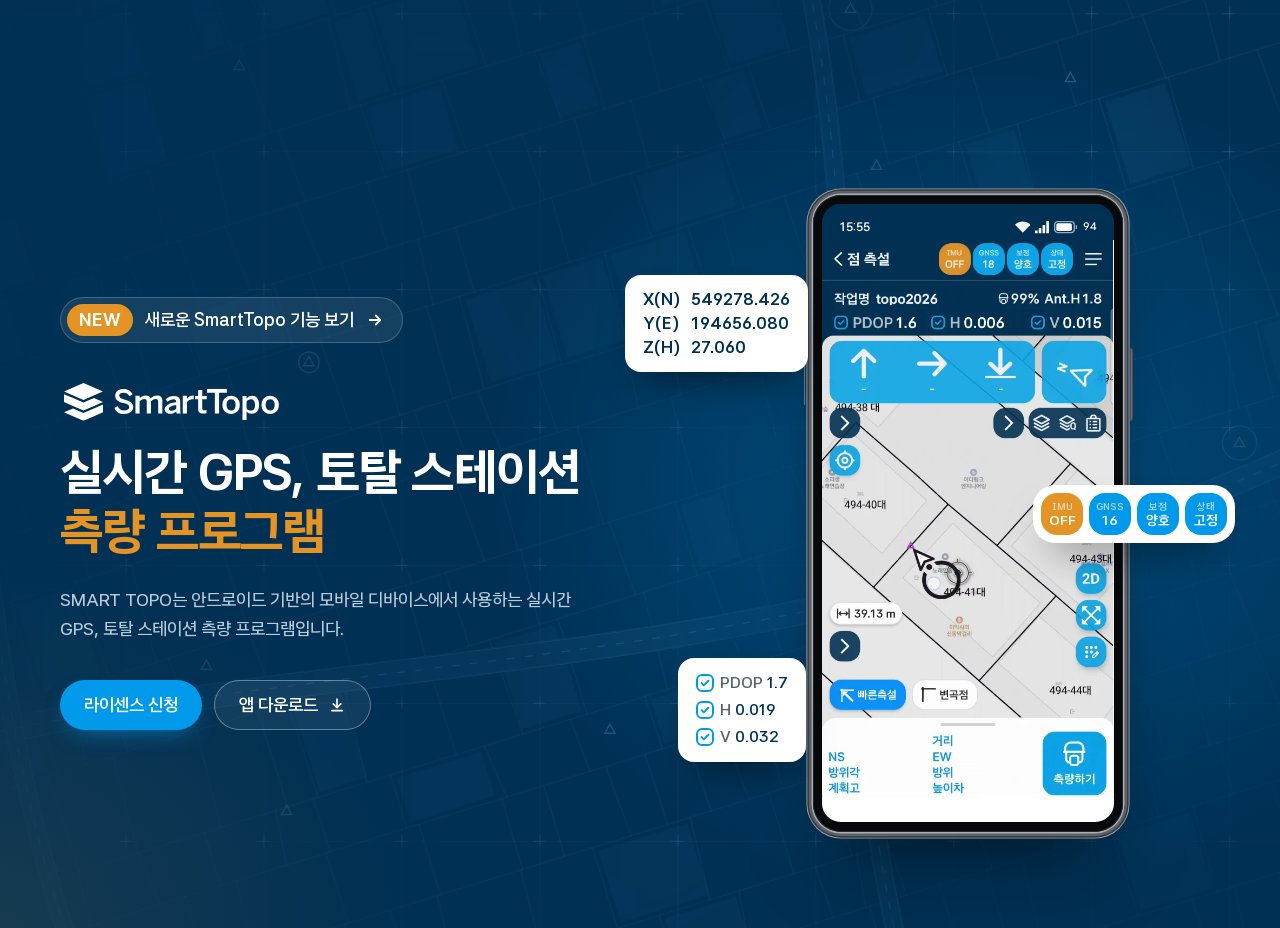
<file: src/main/section01.html>
<!doctype html>
<html lang="ko">
<head>
<meta charset="utf-8">
<meta name="viewport" content="width=device-width, initial-scale=1">
<title>SmartTopo 메인 section01</title>
<!-- 단독으로 열어볼 때만 쓰는 스타일입니다. 사이트에는 아래 <div id="st26m"> 블록만 넣으면 됩니다. -->
<style>body{margin:0;background:#003054}</style>
</head>
<body>
  

<!-- ===== SmartTopo 메인 section01 시작 (사이트에 넣을 부분) =====
     메인 페이지의 <div class="target" id="section01"> 안쪽 내용(.inner_wrap)을 이 블록으로 바꿔 넣습니다.
     id="section01" 은 그대로 두어야 왼쪽 섹션 내비게이션이 동작합니다. -->
<div id="st26m">
<link rel="preconnect" href="https://fonts.googleapis.com">
<link rel="preconnect" href="https://fonts.gstatic.com" crossorigin>
<link rel="stylesheet" href="https://fonts.googleapis.com/css2?family=Asta+Sans:wght@300..800&display=swap">
<style>
/* SmartTopo 메인 section01 — 이 <div id="st26m"> 블록 하나가 섹션 전체입니다(폰트·CSS·마크업·스크립트).
   CSS는 모두 #st26m#st26m 안에 중첩되어 있어 사이트 CSS의 영향을 받지 않고, 사이트에도 영향을 주지 않습니다. */
@keyframes st26m-ld{from{opacity:0;transform:translateY(18px)}}
@keyframes st26m-up{from{transform:translateY(105%)}}
@keyframes st26m-rise{from{opacity:0;transform:translateY(60px) rotate(4deg) scale(.94)}}
@keyframes st26m-pop{from{opacity:0;transform:translateY(14px) scale(.9)}}
@keyframes st26m-tap{from{transform:scale(.35);opacity:1}to{transform:scale(1.9);opacity:0}}
@keyframes st26m-tapdot{0%{transform:scale(.5);opacity:0}15%{transform:scale(1);opacity:1}65%{transform:scale(.92);opacity:1}100%{transform:scale(.8);opacity:0}}
/* 사이트의 기존 section01 배경 이미지·고정 높이·여백을 이 블록이 있을 때만 해제 */
#main.main2022 #section01:has(#st26m){background:none;height:auto;padding:0}
#st26m#st26m{
  --navy:#003054;--blue:#019aeb;--blue-ink:#0063a3;--amber:#e49325;
  --ink:#16222d;--ink-2:#56636f;--line:#dde1ea;--sub:#b9cbdb;
  --f-body:"Asta Sans","Apple SD Gothic Neo","Malgun Gothic",system-ui,sans-serif;
  --ease:cubic-bezier(.2,.8,.2,1);
  --head:131px;   /* 사이트 헤더(투명, 섹션 위에 겹침) 높이 */
  position:relative;isolation:isolate;overflow:hidden;background:var(--navy);color:#fff;
  font-family:var(--f-body);font-size:18px;line-height:1.65;letter-spacing:normal;text-align:left;
  -webkit-font-smoothing:antialiased;word-break:keep-all;overflow-wrap:break-word;

  /* host-site reset: the site sets font, line-height and letter-spacing on every element (*{}) */
  & *,& *::before,& *::after{box-sizing:border-box;font-family:inherit;line-height:inherit;letter-spacing:inherit}
  & h1,& h2{color:inherit;padding:0;margin:0;text-wrap:balance}
  & h1::after,& h2::after{content:none}
  & p{margin:0;font-size:18px;font-weight:500}
  & a{color:inherit;text-decoration:none}
  & img,& video{display:block;max-width:100%}
  :focus-visible{outline:2px solid var(--blue);outline-offset:3px;border-radius:6px}

  /* background: blue glow + live survey map */
  &::before{content:"";position:absolute;inset:0;z-index:-2;pointer-events:none;
    background:radial-gradient(55% 65% at 76% 52%,rgba(1,154,235,.30),transparent 70%),radial-gradient(45% 55% at 0% 100%,rgba(228,147,37,.10),transparent 70%)}
  & canvas{position:absolute;inset:0;width:100%;height:100%;z-index:-1}

  .wrap{max-width:1200px;margin-inline:auto;padding:calc(var(--head) + 64px) 20px 96px;min-height:807px;
    display:grid;grid-template-columns:1.1fr .9fr;gap:40px;align-items:center}
  .new{display:inline-flex;align-items:center;gap:12px;padding:6px 18px 6px 6px;border-radius:999px;background:rgba(255,255,255,.08);border:1px solid rgba(255,255,255,.2);font-size:18px;font-weight:600;line-height:1.2;transition:background .25s,border-color .25s}
  .new b{background:var(--amber);color:#fff;font-size:18px;font-weight:800;line-height:1;padding:7px 12px;border-radius:999px}
  .new svg{width:18px;height:18px;fill:none;stroke:currentColor;stroke-width:2.4;stroke-linecap:round;stroke-linejoin:round;transition:transform .35s var(--ease)}
  .new:hover{background:rgba(255,255,255,.14);border-color:rgba(255,255,255,.35)}
  .new:hover svg{transform:translateX(4px)}
  .logo{height:clamp(30px,3vw,40px);width:auto;margin:40px 0 0 4px}
  h1{font-size:clamp(36px,4vw,60px);font-weight:800;letter-spacing:-.035em;line-height:1.15;margin-top:22px}
  h1 .k{display:block;overflow:hidden}
  h1 .k>span{display:inline-block}
  h1 em{font-style:normal;color:var(--amber)}
  .lead{margin-top:24px;color:var(--sub);max-width:29em}
  .ctas{display:flex;gap:12px;flex-wrap:wrap;margin-top:36px}
  .btn{display:inline-flex;align-items:center;gap:10px;border:0;cursor:pointer;font:600 18px/1 var(--f-body);padding:15px 24px;border-radius:999px;transition:transform .35s var(--ease),background .2s,border-color .2s}
  .btn svg{width:18px;height:18px}
  .btn-blue{background:var(--blue);color:#fff;box-shadow:0 10px 24px -12px rgba(1,154,235,.8)}
  .btn-blue:hover{background:#0b8fd6}
  .btn-line{background:rgba(255,255,255,.06);color:#fff;border:1px solid rgba(255,255,255,.35)}
  .btn-line:hover{background:rgba(255,255,255,.14);border-color:#fff}
  .btn-line svg{fill:none;stroke:#fff;stroke-width:2.2;stroke-linecap:round;stroke-linejoin:round}

  /* phone stage */
  .stage{position:relative;justify-self:center;width:min(310px,72vw)}
  .phone{position:relative;width:100%;container-type:inline-size}
  .phone .shell{--k:calc(100cqw / 330);position:relative;padding:calc(10 * var(--k));border-radius:calc(30 * var(--k));background:#08090b;
    box-shadow:inset 0 0 0 calc(1 * var(--k)) #24272b,0 0 0 calc(1.5 * var(--k)) #a9aeb5,0 0 0 calc(4.5 * var(--k)) #5d6168,0 0 0 calc(6 * var(--k)) #33363b,0 0 0 calc(7 * var(--k)) #9ba0a7,
    0 calc(46 * var(--k)) calc(80 * var(--k)) calc(-30 * var(--k)) rgba(0,0,0,.65)}
  .phone .shell::before,.phone .shell::after{content:"";position:absolute;width:calc(4 * var(--k));background:#6b7077;border:calc(1 * var(--k)) solid #4a4e54}
  .phone .shell::before{left:calc(-11 * var(--k));top:17%;height:calc(46 * var(--k));border-radius:calc(3 * var(--k)) 0 0 calc(3 * var(--k));box-shadow:0 calc(64 * var(--k)) 0 calc(-1 * var(--k)) #6b7077,0 calc(-54 * var(--k)) 0 calc(-9 * var(--k)) #6b7077}
  .phone .shell::after{right:calc(-11 * var(--k));top:24%;height:calc(78 * var(--k));border-radius:0 calc(3 * var(--k)) calc(3 * var(--k)) 0}
  .phone .screen{position:relative;width:100%;border-radius:calc(20 * var(--k));overflow:hidden;background:var(--navy);display:flex;flex-direction:column;isolation:isolate}
  .phone .sbar{flex:none;height:calc(38 * var(--k));display:flex;align-items:flex-end;justify-content:space-between;padding:0 calc(18 * var(--k)) calc(7 * var(--k));background:var(--navy);color:#fff;font:600 calc(13 * var(--k))/1 var(--f-body);font-variant-numeric:tabular-nums}
  .phone .sbar .ic{display:flex;align-items:center;gap:calc(5 * var(--k))}
  .phone .sbar svg{display:block;height:calc(13 * var(--k));width:auto;fill:#fff}
  .phone .sbar .bt{font-size:calc(11.5 * var(--k));margin-left:calc(1 * var(--k))}
  .phone .foot{flex:none;height:calc(26 * var(--k));background:#fff}
  .phone .media{position:relative;flex:none;width:100%;aspect-ratio:400/766;overflow:hidden;background:#f1f1f6}
  .phone .media>*{position:absolute;inset:0;width:100%;height:100%;object-fit:cover;object-position:top}
  /* 영상 속 버튼을 누르는 순간 터치 효과 (휴대폰 틀 위에 띄움, 목업 밖으로 나가도 됨) */
  .phone>.tapfx{position:absolute;z-index:6;width:80px;height:80px;border-radius:50%;transform:translate(-50%,-50%);pointer-events:none}
  .tapfx::before{content:"";position:absolute;inset:0;border-radius:50%;background:rgba(1,154,235,.28);border:3px solid rgba(1,154,235,.9);animation:st26m-tap .75s ease-out forwards}
  .tapfx::after{content:"";position:absolute;inset:36%;border-radius:50%;background:rgba(255,255,255,.95);box-shadow:0 0 0 4px rgba(1,154,235,.9),0 4px 10px rgba(0,48,84,.35);animation:st26m-tapdot .75s ease-out forwards}
  /* live readouts (part of the illustration) */
  .readout{position:absolute;z-index:3;background:#fff;border-radius:14px;padding:12px 14px;font-size:12.5px;color:var(--navy);font-weight:500;box-shadow:0 22px 40px -18px rgba(0,0,0,.55);white-space:nowrap;font-variant-numeric:tabular-nums;transition:transform .6s var(--ease)}
  .readout .lbl{color:var(--ink-2);font-size:10.5px;letter-spacing:.12em;display:block;margin-bottom:6px}
  .readout .row{display:flex;justify-content:space-between;gap:16px}
  .readout.r1{left:-188px;top:80px}   /* 휴대폰과 약 8px 간격 */
  .readout.r2{right:-112px;top:290px;display:flex;gap:6px;padding:8px}
  .readout.r3{left:-135px;bottom:70px}
  .readout .ok{color:var(--blue)}
  /* 소개 페이지와 같은 카드 구성(Figma 82:125104 · 69:116319 · 69:116344), 남색 배경 위라 카드는 밝은 색 */
  .readout.r1,.readout.r3{border-radius:16px;padding:16px 18px;display:grid;line-height:1;box-shadow:0 22px 40px -18px rgba(0,0,0,.55)}
  .readout.r1{gap:7px;font:700 17px/1 var(--f-body);color:var(--navy)}
  .readout.r1 .row,.readout.r3 .row{justify-content:flex-start;align-items:center;font-size:inherit;line-height:1}   /* 사이트 CSS가 div를 13px로 고정해서 상속으로 되돌림 */
  .readout.r1 .row{gap:8px}
  .readout.r1 .row>span:first-child{width:40px;flex:none}
  .readout.r2{padding:8px;border-radius:22px}
  .readout.r3{gap:9px;font:600 16px/1 var(--f-body);color:var(--ink-2)}
  .readout.r3 .row{gap:6px}
  .readout.r3 .ck{display:block;width:18px;height:18px;flex:none}
  .readout.r3 .ok{color:var(--navy);margin-left:-2px}
  .pill{display:inline-flex;flex-direction:column;align-items:center;justify-content:center;gap:2px;width:42px;padding:8px 6px;border-radius:16px;font:700 10px/1 var(--f-body);color:rgba(241,241,246,.7);white-space:nowrap;text-align:center}
  .pill b{font-size:14px;line-height:1;color:#fff;font-weight:700}
  .pill.a{background:var(--amber)}
  .pill.b{background:var(--blue)}

  @media (max-width:960px){
    .wrap{grid-template-columns:1fr;gap:64px;padding-top:calc(var(--head) + 40px);min-height:0}
    .wrap>div:first-child{text-align:center}   /* 한 줄로 쌓이는 화면에서는 글·버튼 가운데 정렬 */
    .logo{display:block;margin-inline:auto}
    .lead{margin-inline:auto}
    .ctas{justify-content:center}
    .readout.r1{left:-14px;top:40px}.readout.r2{right:-14px;top:auto;bottom:150px}.readout.r3{left:-14px;bottom:24px}
  }
  @media (max-width:420px){.readout{font-size:11px}.readout.r1,.readout.r3{font-size:13px;padding:12px 14px;border-radius:12px;gap:5px}.readout.r1 .row>span:first-child{width:32px}.readout.r3 .ck{width:15px;height:15px}}
  /* reticle: crosshair + live coordinates under the pointer (same as the intro page hero) */
  .reticle{position:absolute;pointer-events:none;z-index:1;inset:0;opacity:0;transition:opacity .3s}
  &:hover .reticle{opacity:1}
  .reticle i{position:absolute;background:rgba(1,154,235,.35)}
  .reticle .h{left:0;right:0;height:1px}
  .reticle .v{top:0;bottom:0;width:1px}
  .reticle .tag{position:absolute;font-size:11px;font-weight:500;font-variant-numeric:tabular-nums;color:#fff;padding:4px 8px;background:rgba(0,36,63,.85);border:1px solid rgba(255,255,255,.22);border-radius:6px;transform:translate(12px,12px);white-space:nowrap}
  @media (hover:none){.reticle{display:none}}

  /* motion */
  @media (prefers-reduced-motion:no-preference){
    .ld{animation:st26m-ld 1s var(--ease) both;animation-delay:calc(var(--d,0) * 90ms + 150ms)}
    h1 .k>span{animation:st26m-up 1s var(--ease) both;animation-delay:calc(var(--d,0) * 110ms + 100ms)}
    .stage .phone{animation:st26m-rise 1.3s var(--ease) both .35s}
    .readout{animation:st26m-pop .9s var(--ease) both;animation-delay:calc(var(--d,0) * 160ms + 900ms)}
  }
}
</style>

<canvas id="st26m-topo" aria-hidden="true"></canvas>
<div class="reticle" aria-hidden="true"><i class="h"></i><i class="v"></i><span class="tag"></span></div>
<div class="wrap">
  <div>
    <a class="new ld" style="--d:0" href="/introduce/introduce_01.php"><b>NEW</b>새로운 SmartTopo 기능 보기 <svg viewBox="0 0 24 24" aria-hidden="true"><path d="M5 12h14M13 6l6 6-6 6"/></svg></a>
    <img class="logo ld" style="--d:1" src="assets/smarttopo_logo_white.svg" alt="SmartTopo" width="191" height="34">
    <h1>
      <span class="k"><span style="--d:2">실시간 GPS, 토탈 스테이션</span></span>
      <span class="k"><span style="--d:4"><em>측량 프로그램</em></span></span>
    </h1>
    <p class="lead ld" style="--d:5">SMART TOPO는 안드로이드 기반의 모바일 디바이스에서 사용하는 실시간 GPS, 토탈 스테이션 측량 프로그램입니다.</p>
    <div class="ctas ld" style="--d:6">
      <a class="btn btn-blue mag" href="/buy/buy_02.php">라이센스 신청</a>
      <a class="btn btn-line mag" href="https://play.google.com/store/apps/details?id=kr.co.geosys.SmartTopo207" target="_blank" rel="noopener">앱 다운로드 <svg viewBox="0 0 24 24" aria-hidden="true"><path d="M12 4v11M7 10.5l5 5 5-5M5 19.5h14"/></svg></a>
    </div>
  </div>
  <div class="stage" id="st26m-stage">
    <div class="phone"><div class="screen">
      <video src="assets/hero.mp4" poster="assets/s2a.webp" autoplay muted loop playsinline aria-label="빠른 측설, 사진 측량, 측량 단계 간소화 화면 녹화"></video>
    </div></div>
    <div class="readout r1" style="--d:0" data-depth="18" aria-hidden="true">
      <div class="row"><span>X(N)</span><span data-k="x">549278.428</span></div>
      <div class="row"><span>Y(E)</span><span data-k="y">194656.079</span></div>
      <div class="row"><span>Z(H)</span><span data-k="z">27.063</span></div>
    </div>
    <div class="readout r2" style="--d:1" data-depth="-14" aria-hidden="true">
      <span class="pill a">IMU<b>OFF</b></span><span class="pill b">GNSS<b data-k="g">16</b></span><span class="pill b">보정<b>양호</b></span><span class="pill b">상태<b>고정</b></span>
    </div>
    <div class="readout r3" style="--d:2" data-depth="10" aria-hidden="true">
      <div class="row"><img class="ck" src="assets/check_on.svg" alt="" width="18" height="18"><span>PDOP</span><span class="ok">1.7</span></div>
      <div class="row"><img class="ck" src="assets/check_on.svg" alt="" width="18" height="18"><span>H</span><span class="ok" data-k="h">0.017</span></div>
      <div class="row"><img class="ck" src="assets/check_on.svg" alt="" width="18" height="18"><span>V</span><span class="ok" data-k="v">0.030</span></div>
    </div>
  </div>
</div>

<script>
(()=>{
const RM=matchMedia('(prefers-reduced-motion: reduce)').matches;
const R=document.getElementById('st26m'),$=s=>R.querySelector(s);

/* device chrome: Android status bar + media area + bottom strip */
/* 목업 상태바 시간: 보는 사람의 현재 시각(안드로이드처럼 24시간, 예 9:05·15:30), 10초마다 갱신 */
const hm=()=>{const d=new Date();return d.getHours()+':'+String(d.getMinutes()).padStart(2,'0')};
setInterval(()=>{const t=hm();R.querySelectorAll('.sbar .tm').forEach(e=>{if(e.textContent!==t)e.textContent=t})},10000);
const SB='<div class="sbar" aria-hidden="true"><span class="tm">'+hm()+'</span><span class="ic">'+
 '<svg viewBox="0 0 18 14"><path d="M9 13.5 0 4.2A13 13 0 0 1 18 4.2z" opacity=".95"/></svg>'+
 '<svg viewBox="0 0 16 14"><path d="M0 14h3v-3H0zm4.3 0h3V8h-3zm4.4 0h3V4.5h-3zM13 14h3V0h-3z"/></svg>'+
 '<svg viewBox="0 0 27 14"><rect x=".75" y=".75" width="22.5" height="12.5" rx="3.5" fill="none" stroke="#fff" stroke-width="1.5" opacity=".6"/><rect x="2.6" y="2.6" width="17.9" height="8.8" rx="2"/><path d="M24.8 4.8h.8a1.2 1.2 0 0 1 1.2 1.2v2a1.2 1.2 0 0 1-1.2 1.2h-.8z" opacity=".6"/></svg>'+
 '<span class="bt">94</span></span></div>';
R.querySelectorAll('.phone .screen').forEach(scr=>{
  const m=document.createElement('div');m.className='media';
  const ph=scr.parentElement,sh=document.createElement('div');sh.className='shell';ph.insertBefore(sh,scr);sh.appendChild(scr);
  while(scr.firstChild)m.appendChild(scr.firstChild);scr.insertAdjacentHTML('afterbegin',SB);scr.appendChild(m);
  scr.insertAdjacentHTML('beforeend','<div class="foot" aria-hidden="true"></div>');
});
R.querySelectorAll('video[autoplay]').forEach(v=>{v.muted=true;v.play().catch(()=>{})});

/* 터치 효과: 빠른 측설(0s) → 사진 측량(6.57s) → 측량 단계 간소화(32.4s) 이어 붙인 영상에서 버튼을 누르는 순간 [초, 가로%, 세로%] */
const TAPS=[[6.82,84,92],[15.4,42.5,26],[18.48,40,25.8],[19.57,65.7,28],[24.41,38,25.3],[28.98,88.7,24.8],[30.26,67.5,95],[33.37,85,83.4]];
function tapAt(v,x,y){const ph=v.closest('.phone');if(!ph)return;const a=v.getBoundingClientRect(),b=ph.getBoundingClientRect(),k=ph.offsetWidth/b.width||1;
  const d=document.createElement('span');d.className='tapfx';d.style.left=((a.left-b.left)+a.width*x/100)*k+'px';d.style.top=((a.top-b.top)+a.width*766/400*y/100)*k+'px';ph.appendChild(d);setTimeout(()=>d.remove(),800)}
if(!RM) R.querySelectorAll('.stage video').forEach(v=>{
  let last=0,run=false;
  const tick=()=>{if(v.paused||v.ended){run=false;return}
    const ct=v.currentTime;if(ct<last)last=-1;   // 반복 재생으로 처음으로 돌아감
    TAPS.forEach(([t,x,y])=>{if(t>last&&t<=ct&&ct-t<.4)tapAt(v,x,y)});
    last=ct;requestAnimationFrame(tick)};
  const go=()=>{if(!run){last=v.currentTime;run=true;requestAnimationFrame(tick)}};
  v.addEventListener('playing',go);if(!v.paused)go();
});

/* live readout */
const K=k=>R.querySelector(`[data-k="${k}"]`),base={x:549278.428,y:194656.079,z:27.063};
if(!RM) setInterval(()=>{
  for(const k in base)K(k).textContent=(base[k]+(Math.random()-.5)*.012).toFixed(3);
  K('h').textContent=(0.012+Math.random()*.008).toFixed(3);K('v').textContent=(0.024+Math.random()*.01).toFixed(3);
  K('g').textContent=15+Math.round(Math.random()*3);
},900);

/* parallax readouts + magnetic buttons */
const outs=[...R.querySelectorAll('.readout')];
const ret=$('.reticle'),rtag=ret.querySelector('.tag'),rh=ret.querySelector('.h'),rv=ret.querySelector('.v');
R.addEventListener('pointermove',e=>{const r=R.getBoundingClientRect(),x=e.clientX-r.left,y=e.clientY-r.top;
  rh.style.top=y+'px';rv.style.left=x+'px';rtag.style.left=x+'px';rtag.style.top=y+'px';
  rtag.textContent=`X ${(549300-y*.05).toFixed(3)}  Y ${(194600+x*.05).toFixed(3)}`;});
if(!RM) R.addEventListener('pointermove',e=>{const r=R.getBoundingClientRect(),nx=(e.clientX-r.left)/r.width-.5,ny=(e.clientY-r.top)/r.height-.5;
  outs.forEach(o=>{const d=+o.dataset.depth;o.style.transform=`translate(${nx*d}px,${ny*d}px)`})});
if(!RM&&matchMedia('(hover:hover)').matches) R.querySelectorAll('.mag').forEach(b=>{
  b.addEventListener('pointermove',e=>{const r=b.getBoundingClientRect();b.style.transform=`translate(${(e.clientX-r.left-r.width/2)*.18}px,${(e.clientY-r.top-r.height/2)*.28}px)`});
  b.addEventListener('pointerleave',()=>b.style.transform='');
});

/* ---------- survey-map background (지도 느낌): 좌표 격자 · 지적 필지 · 도로 + 천천히 흐르는 지도 · 밝아졌다 사라지는 구역 · 흐르는 도로 중앙선 · 측점 펄스 ---------- */
const cv=$('#st26m-topo'),cx=cv.getContext('2d'),INK='120,190,240',AMP=1.25;
let W,H,DPR,t=0,vis=true,mapImg,PAD=160,roads=[],marks=[];
const C=a=>`rgba(${INK},${Math.min(1,a*AMP).toFixed(3)})`;
function rnd(s){return()=>(s=(s*16807)%2147483647)/2147483647}
function build(){
  const r=rnd(20261),BW=W+PAD*2,BH=H+PAD*2;
  mapImg=document.createElement('canvas');mapImg.width=BW*DPR;mapImg.height=BH*DPR;
  const g=mapImg.getContext('2d');g.setTransform(DPR,0,0,DPR,0,0);g.lineCap='round';g.lineJoin='round';
  /* coordinate grid + crosses */
  g.lineWidth=1;g.strokeStyle=C(.045);g.beginPath();
  for(let x=0;x<BW;x+=120){g.moveTo(x+.5,0);g.lineTo(x+.5,BH)}for(let y=0;y<BH;y+=120){g.moveTo(0,y+.5);g.lineTo(BW,y+.5)}g.stroke();
  g.strokeStyle=C(.16);g.beginPath();
  for(let x=0;x<BW;x+=120)for(let y=0;y<BH;y+=120){g.moveTo(x-5,y+.5);g.lineTo(x+5,y+.5);g.moveTo(x+.5,y-5);g.lineTo(x+.5,y+5)}g.stroke();
  /* cadastral parcels: rows of lots in a slightly rotated frame, a few lots shaded like buildings */
  g.save();g.translate(BW/2,BH/2);g.rotate(-.3);const RR=Math.hypot(BW,BH)/2+80,lots=[];
  g.beginPath();
  for(let y=-RR;y<RR;){const h=46+r()*42;g.moveTo(-RR,y);g.lineTo(RR,y);
    for(let x=-RR+r()*50;x<RR;){const w=26+r()*64,k=(r()-.5)*12;g.moveTo(x,y);g.lineTo(x+k,y+h);if(r()<.13)lots.push([x+4,y+4,w-8,h-8]);x+=w}
    y+=h}
  g.lineWidth=.8;g.strokeStyle=C(.11);g.stroke();
  g.fillStyle=C(.05);lots.forEach(l=>g.fillRect(...l));
  g.restore();
  /* roads: cut the lots, then draw kerb lines and a dashed centre line */
  roads=[[-20,BH*.66, BW*.3,BH*.5, BW*.62,BH*.62, BW+20,BH*.3],
         [BW*.58,-20, BW*.66,BH*.35, BW*.56,BH*.7, BW*.74,BH+20],
         [BW*.05,-20, BW*.2,BH*.3, BW*.08,BH*.6, BW*.3,BH+20]];
  const path=r=>{g.beginPath();g.moveTo(r[0],r[1]);g.bezierCurveTo(r[2],r[3],r[4],r[5],r[6],r[7])};
  roads.forEach((rd,i)=>{const w=i===0?20:14;
    const cut=lw=>{g.globalCompositeOperation='destination-out';g.strokeStyle='#000';path(rd);g.lineWidth=lw;g.stroke();g.globalCompositeOperation='source-over'};
    cut(w+2);path(rd);g.lineWidth=w+2;g.strokeStyle=C(.2);g.stroke();     /* kerb lines */
    cut(w);path(rd);g.lineWidth=w;g.strokeStyle=C(.07);g.stroke();});      /* road surface (centre line is drawn live) */
  /* survey control points (pulsing) */
  marks=[];for(let i=0;i<16;i++)marks.push([PAD*.5+r()*(BW-PAD),PAD*.5+r()*(BH-PAD),r()*6.28]);
}
const mkc=document.createElement('canvas'),mk=mkc.getContext('2d');
function size(){DPR=Math.min(2,devicePixelRatio||1);W=cv.clientWidth;H=cv.clientHeight;cv.width=W*DPR;cv.height=H*DPR;cx.setTransform(DPR,0,0,DPR,0,0);mkc.width=W;mkc.height=H;build()}
function draw(){
  cx.clearRect(0,0,W,H);
  /* the map pans and zooms in and out, so its lines keep sliding and growing across the background */
  const ox=-PAD+Math.sin(t*.23)*PAD*.85,oy=-PAD+Math.cos(t*.17)*PAD*.7,sc=1.14+.16*Math.sin(t*.15);
  const fx=W*.62,fy=H*.5;
  cx.save();cx.translate(fx,fy);cx.scale(sc,sc);cx.translate(-fx+ox,-fy+oy);
  cx.drawImage(mapImg,0,0,mapImg.width/DPR,mapImg.height/DPR);
  cx.lineWidth=1;cx.setLineDash([7,9]);cx.lineDashOffset=-t*60;cx.strokeStyle=C(.2);
  roads.forEach(r=>{cx.beginPath();cx.moveTo(r[0],r[1]);cx.bezierCurveTo(r[2],r[3],r[4],r[5],r[6],r[7]);cx.stroke()});
  cx.setLineDash([]);
  marks.forEach(([x,y,p])=>{
    cx.strokeStyle=C(.3);cx.lineWidth=1.2;cx.beginPath();cx.moveTo(x,y-5);cx.lineTo(x+4.5,y+3);cx.lineTo(x-4.5,y+3);cx.closePath();cx.stroke();
    const k=((t*.35+p)%6.28)/6.28;if(k<.35){const q=k/.35;cx.strokeStyle=C(.28*(1-q));cx.beginPath();cx.arc(x,y,6+q*26,0,6.28);cx.stroke()}});
  cx.restore();
  /* drifting light patches: parts of the map brighten and fade as they pass */
  mk.clearRect(0,0,W,H);mk.globalCompositeOperation='source-over';mk.fillStyle='rgba(0,0,0,.3)';mk.fillRect(0,0,W,H);mk.globalCompositeOperation='lighter';
  for(let i=0;i<4;i++){const x=W*(.5+.42*Math.sin(t*(.21+i*.07)+i*1.9)),y=H*(.5+.4*Math.cos(t*(.17+i*.05)+i*2.7)),rr=Math.max(W,H)*(.26+.06*i);
    const gr=mk.createRadialGradient(x,y,0,x,y,rr);gr.addColorStop(0,'rgba(0,0,0,.7)');gr.addColorStop(1,'rgba(0,0,0,0)');mk.fillStyle=gr;mk.fillRect(0,0,W,H)}
  cx.globalCompositeOperation='destination-in';cx.drawImage(mkc,0,0,W,H);cx.globalCompositeOperation='source-over';
  /* fade everything out behind the text column */
  const m=cx.createLinearGradient(0,0,W,0);m.addColorStop(0,'rgba(0,0,0,.25)');m.addColorStop(.45,'rgba(0,0,0,.6)');m.addColorStop(1,'rgba(0,0,0,1)');
  cx.globalCompositeOperation='destination-in';cx.fillStyle=m;cx.fillRect(0,0,W,H);cx.globalCompositeOperation='source-over';
}
function loop(){if(vis){t+=.006;draw()}requestAnimationFrame(loop)}
size();draw();addEventListener('resize',()=>{size();draw()});
new IntersectionObserver(es=>vis=es[0].isIntersecting).observe(R);
if(!RM) requestAnimationFrame(loop);
})();
</script>
</div>
<!-- ===== SmartTopo 메인 section01 끝 ===== -->

</body>
</html>
</file>
